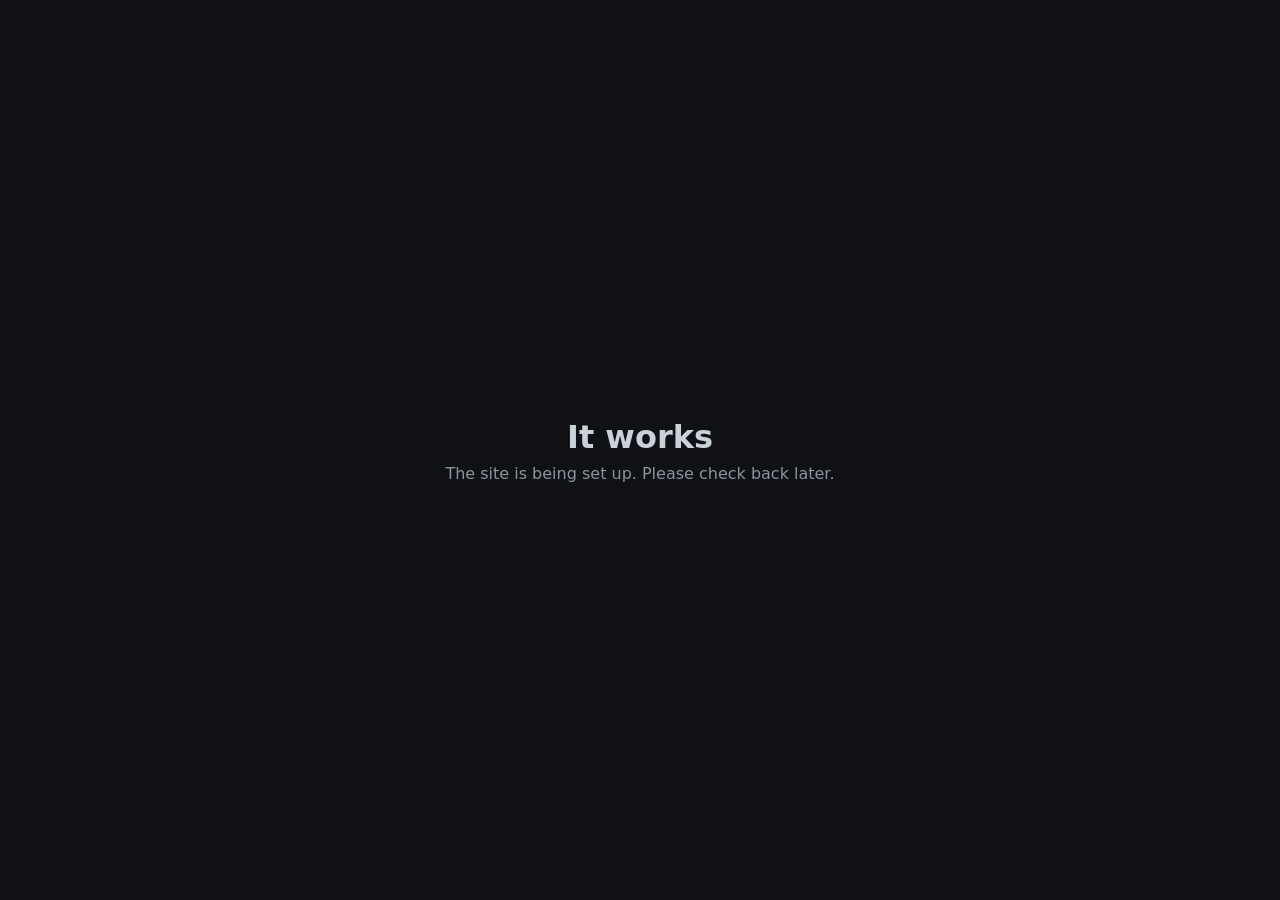
<file: sites/blank/index.html>
<!DOCTYPE html>
<html lang="en">
<head>
<meta charset="utf-8">
<meta name="viewport" content="width=device-width, initial-scale=1.0">
<title>Welcome</title>
<style>
  body{margin:0;font-family:system-ui,Segoe UI,Arial,sans-serif;background:#0f1115;color:#c9d1d9;
       display:flex;min-height:100vh;align-items:center;justify-content:center}
  .box{text-align:center;padding:2rem}
  h1{font-weight:600;margin:0 0 .5rem}p{color:#8b949e;margin:0}
</style>
</head>
<body>
  <div class="box"><h1>It works</h1><p>The site is being set up. Please check back later.</p></div>
</body>
</html>
</file>
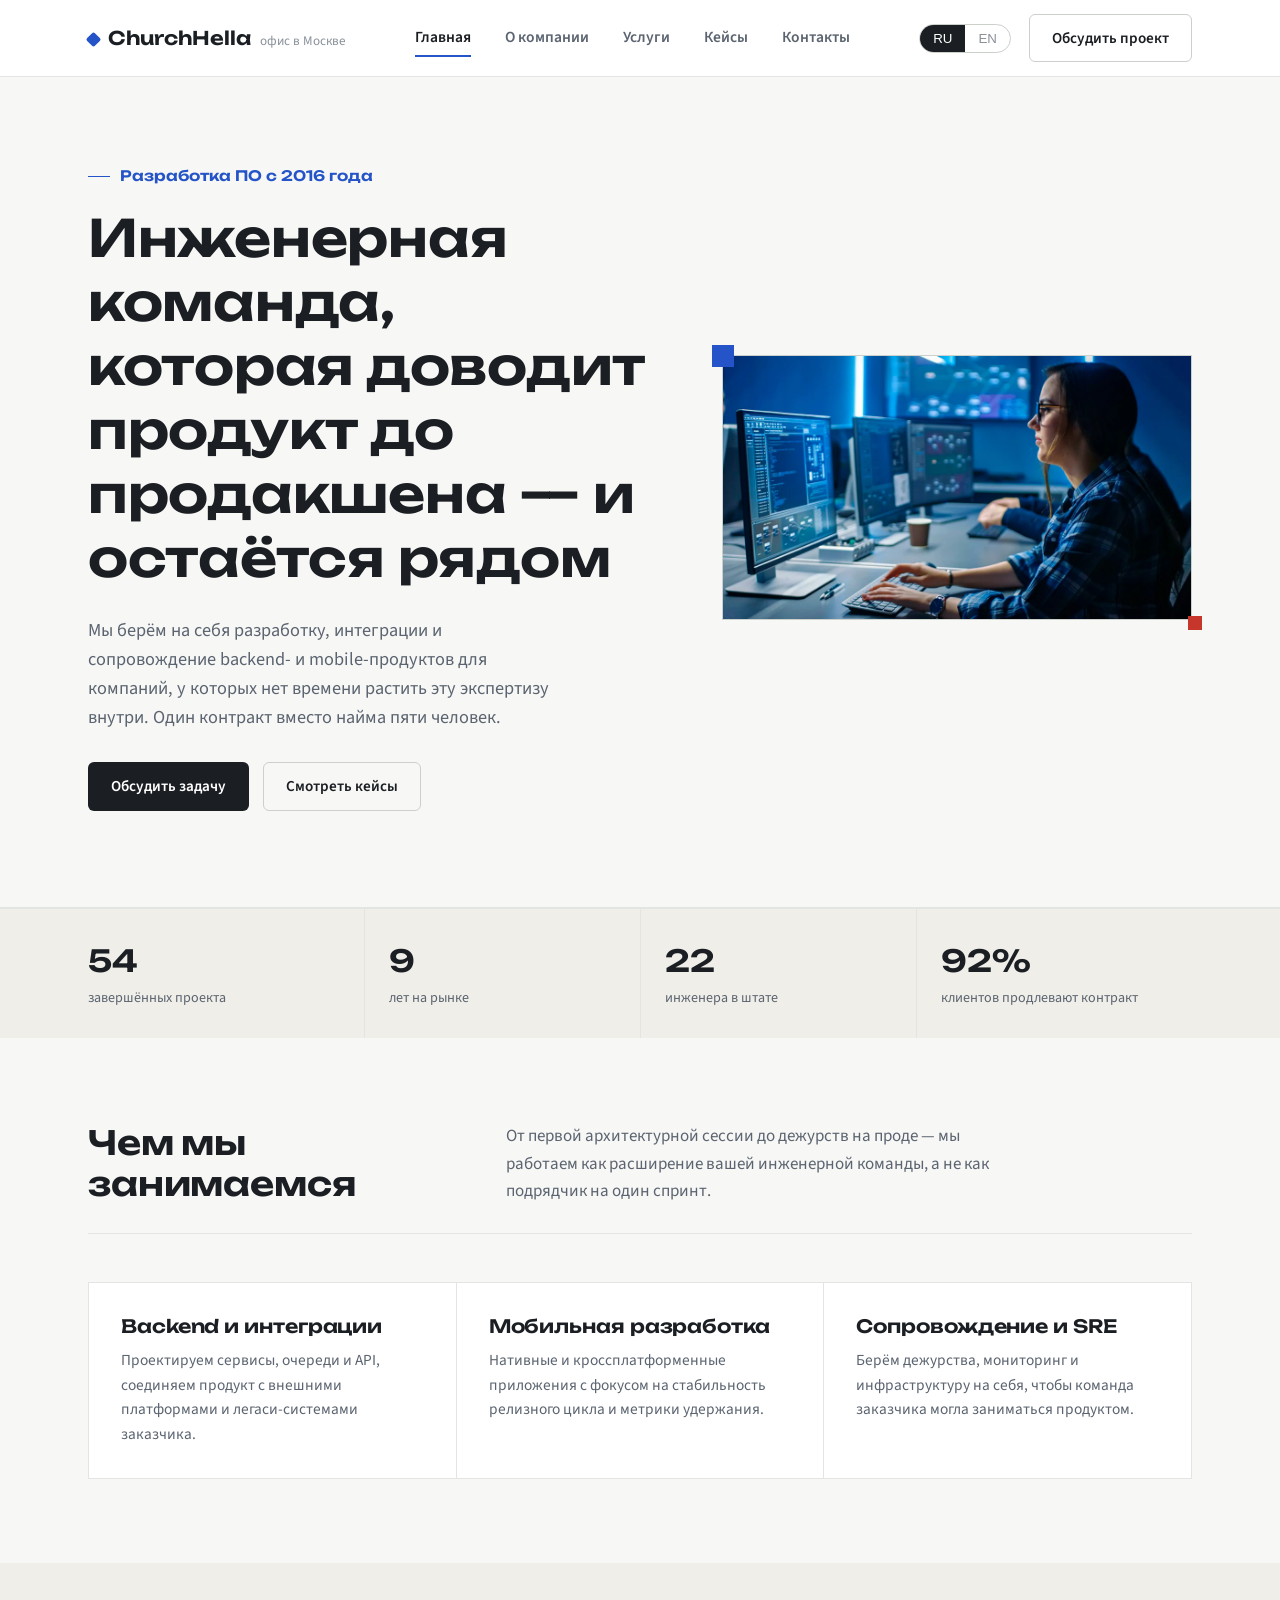
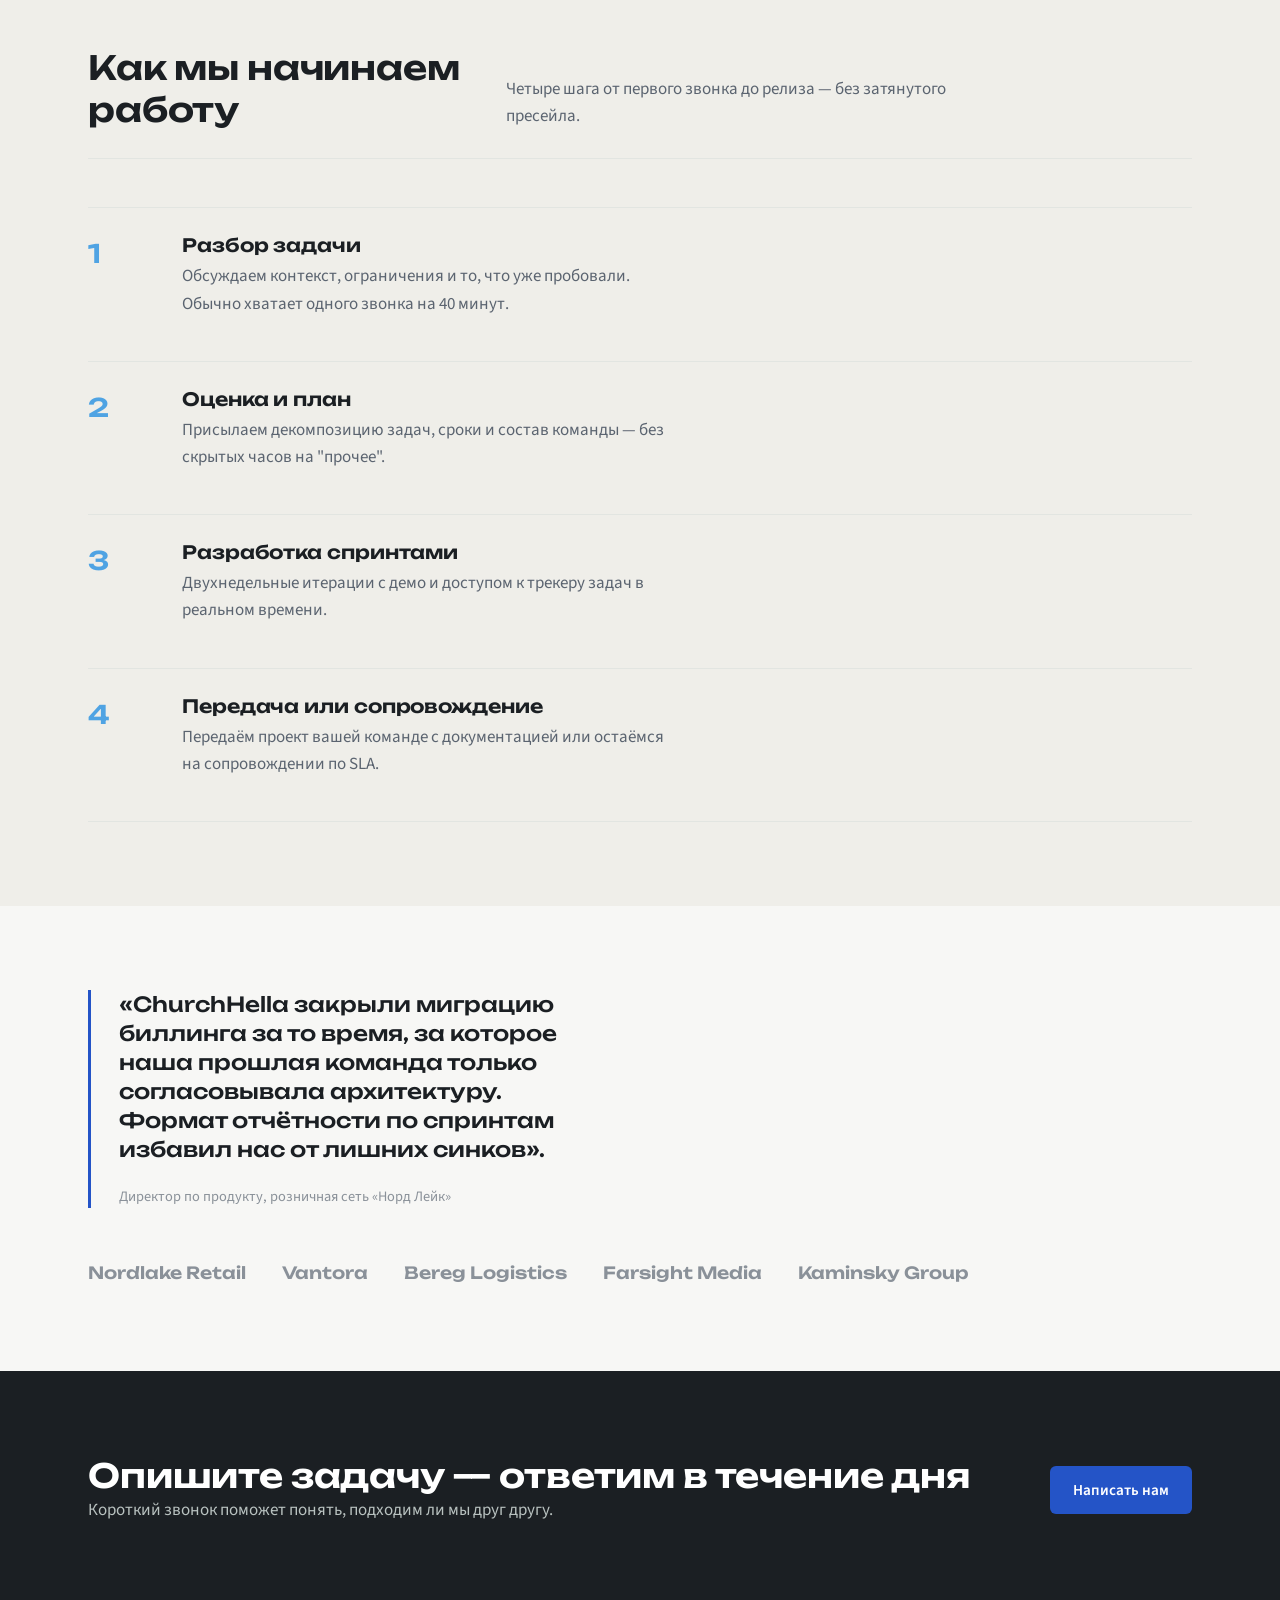
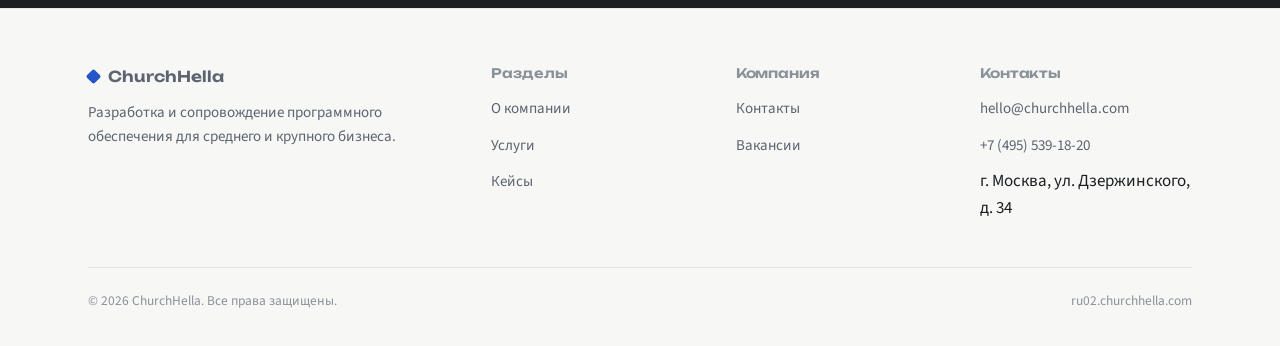
<file: sites/moscow/index.html>
<!doctype html>
<html lang="ru" data-lang="ru">
<head>
<meta charset="utf-8">
<meta name="viewport" content="width=device-width, initial-scale=1">
<title>ChurchHella — разработка и сопровождение программного обеспечения (офис в Москве)</title>
<meta name="description" content="ChurchHella — офис в Москве. Разработка ПО полного цикла: аутсорс-инжиниринг, интеграции и долгосрочное сопровождение продуктов для среднего и крупного бизнеса.">
<link rel="preconnect" href="https://fonts.googleapis.com">
<link href="https://fonts.googleapis.com/css2?family=Unbounded:wght@500;600;700&family=Source+Sans+3:wght@400;600;700&display=swap" rel="stylesheet">
<link rel="stylesheet" href="style.css">
</head>
<body>

<header class="site-header">
  <div class="container">
    <a href="index.html" class="brand">
      <span class="brand-mark" aria-hidden="true"></span>
      ChurchHella
      <span class="brand-sub ru">офис в Москве</span>
      <span class="brand-sub en">Yekaterinburg office</span>
    </a>
    <button class="menu-toggle" aria-label="Открыть меню" aria-expanded="false">
      <span></span><span></span><span></span>
    </button>
    <nav class="primary-nav">
      <a href="index.html" aria-current="page"><span class="ru">Главная</span><span class="en">Home</span></a>
      <a href="about.html"><span class="ru">О компании</span><span class="en">About</span></a>
      <a href="services.html"><span class="ru">Услуги</span><span class="en">Services</span></a>
      <a href="cases.html"><span class="ru">Кейсы</span><span class="en">Case studies</span></a>
      <a href="contact.html"><span class="ru">Контакты</span><span class="en">Contact</span></a>
    </nav>
    <div class="nav-right">
      <div class="lang-switch">
        <button data-lang-btn="ru">RU</button>
        <button data-lang-btn="en">EN</button>
      </div>
      <a href="contact.html" class="btn btn-ghost"><span class="ru">Обсудить проект</span><span class="en">Start a project</span></a>
    </div>
  </div>
</header>

<section class="hero">
  <div class="container">
    <div class="hero-copy">
      <div class="eyebrow-line"><span class="ru">Разработка ПО с 2016 года</span><span class="en">Software engineering since 2016</span></div>
      <h1>
        <span class="ru">Инженерная команда, которая доводит продукт до продакшена — и остаётся рядом</span>
        <span class="en">An engineering team that ships to production — and stays</span>
      </h1>
      <p class="lede">
        <span class="ru">Мы берём на себя разработку, интеграции и сопровождение backend- и mobile-продуктов для компаний, у которых нет времени растить эту экспертизу внутри. Один контракт вместо найма пяти человек.</span>
        <span class="en">We take ownership of backend and mobile delivery, integrations and long-term support for companies that don't have time to grow that expertise in-house. One contract instead of hiring five people.</span>
      </p>
      <div class="hero-actions">
        <a href="contact.html" class="btn btn-primary"><span class="ru">Обсудить задачу</span><span class="en">Talk to us</span></a>
        <a href="cases.html" class="btn btn-ghost"><span class="ru">Смотреть кейсы</span><span class="en">See case studies</span></a>
      </div>
    </div>
    <div class="hero-figure">
      <div class="hero-photo">
        <img src="assets/hero-developer.webp" alt="Разработчик ChurchHella за работой над кодом" width="1024" height="576">
      </div>
    </div>
  </div>
</section>

<div class="stat-strip">
  <div class="container">
    <div class="stat">
      <div class="stat-num">54</div>
      <div class="stat-label"><span class="ru">завершённых проекта</span><span class="en">delivered projects</span></div>
    </div>
    <div class="stat">
      <div class="stat-num">9</div>
      <div class="stat-label"><span class="ru">лет на рынке</span><span class="en">years in business</span></div>
    </div>
    <div class="stat">
      <div class="stat-num">22</div>
      <div class="stat-label"><span class="ru">инженера в штате</span><span class="en">engineers on staff</span></div>
    </div>
    <div class="stat">
      <div class="stat-num">92%</div>
      <div class="stat-label"><span class="ru">клиентов продлевают контракт</span><span class="en">clients renew their contract</span></div>
    </div>
  </div>
</div>

<section>
  <div class="container">
    <div class="section-head">
      <h2><span class="ru">Чем мы занимаемся</span><span class="en">What we do</span></h2>
      <p class="lede">
        <span class="ru">От первой архитектурной сессии до дежурств на проде — мы работаем как расширение вашей инженерной команды, а не как подрядчик на один спринт.</span>
        <span class="en">From the first architecture session to on-call duty in production — we work as an extension of your engineering team, not a contractor for a single sprint.</span>
      </p>
    </div>
    <div class="feature-grid">
      <div class="feature">
        <h3><span class="ru">Backend и интеграции</span><span class="en">Backend & integrations</span></h3>
        <p><span class="ru">Проектируем сервисы, очереди и API, соединяем продукт с внешними платформами и легаси-системами заказчика.</span><span class="en">We design services, queues and APIs, and connect the product to external platforms and the client's legacy systems.</span></p>
      </div>
      <div class="feature">
        <h3><span class="ru">Мобильная разработка</span><span class="en">Mobile development</span></h3>
        <p><span class="ru">Нативные и кроссплатформенные приложения с фокусом на стабильность релизного цикла и метрики удержания.</span><span class="en">Native and cross-platform apps, with a focus on release stability and retention metrics.</span></p>
      </div>
      <div class="feature">
        <h3><span class="ru">Сопровождение и SRE</span><span class="en">Support & SRE</span></h3>
        <p><span class="ru">Берём дежурства, мониторинг и инфраструктуру на себя, чтобы команда заказчика могла заниматься продуктом.</span><span class="en">We take on-call duty, monitoring and infrastructure so the client's team can focus on the product.</span></p>
      </div>
    </div>
  </div>
</section>

<section class="alt">
  <div class="container">
    <div class="section-head">
      <h2><span class="ru">Как мы начинаем работу</span><span class="en">How we start working together</span></h2>
      <p class="lede">
        <span class="ru">Четыре шага от первого звонка до релиза — без затянутого пресейла.</span>
        <span class="en">Four steps from the first call to release — no drawn-out pre-sales process.</span>
      </p>
    </div>
    <div class="process">
      <div class="process-step">
        <div class="num">1</div>
        <div>
          <h3><span class="ru">Разбор задачи</span><span class="en">Scoping call</span></h3>
          <p><span class="ru">Обсуждаем контекст, ограничения и то, что уже пробовали. Обычно хватает одного звонка на 40 минут.</span><span class="en">We discuss context, constraints and what's already been tried. Usually one 40-minute call is enough.</span></p>
        </div>
      </div>
      <div class="process-step">
        <div class="num">2</div>
        <div>
          <h3><span class="ru">Оценка и план</span><span class="en">Estimate & plan</span></h3>
          <p><span class="ru">Присылаем декомпозицию задач, сроки и состав команды — без скрытых часов на "прочее".</span><span class="en">We send a task breakdown, timeline and team composition — no hidden hours for "miscellaneous".</span></p>
        </div>
      </div>
      <div class="process-step">
        <div class="num">3</div>
        <div>
          <h3><span class="ru">Разработка спринтами</span><span class="en">Sprint-based delivery</span></h3>
          <p><span class="ru">Двухнедельные итерации с демо и доступом к трекеру задач в реальном времени.</span><span class="en">Two-week iterations with demos and real-time access to the task tracker.</span></p>
        </div>
      </div>
      <div class="process-step">
        <div class="num">4</div>
        <div>
          <h3><span class="ru">Передача или сопровождение</span><span class="en">Handover or ongoing support</span></h3>
          <p><span class="ru">Передаём проект вашей команде с документацией или остаёмся на сопровождении по SLA.</span><span class="en">We hand the project to your team with documentation, or stay on for SLA-based support.</span></p>
        </div>
      </div>
    </div>
  </div>
</section>

<section>
  <div class="container">
    <div class="quote-block">
      <p><span class="ru">«ChurchHella закрыли миграцию биллинга за то время, за которое наша прошлая команда только согласовывала архитектуру. Формат отчётности по спринтам избавил нас от лишних синков».</span><span class="en">"ChurchHella finished the billing migration in the time our previous team spent just agreeing on the architecture. Their sprint reporting format saved us from unnecessary syncs."</span></p>
      <div class="quote-attr"><span class="ru">Директор по продукту, розничная сеть «Норд Лейк»</span><span class="en">Head of Product, Nordlake Retail</span></div>
    </div>
    <div class="client-strip" style="margin-top:44px;">
      <span>Nordlake Retail</span>
      <span>Vantora</span>
      <span>Bereg Logistics</span>
      <span>Farsight Media</span>
      <span>Kaminsky Group</span>
    </div>
  </div>
</section>

<div class="cta-band">
  <section>
    <div class="container">
      <div>
        <h2><span class="ru">Опишите задачу — ответим в течение дня</span><span class="en">Describe the task — we'll reply within a day</span></h2>
        <p><span class="ru">Короткий звонок поможет понять, подходим ли мы друг другу.</span><span class="en">A short call helps us see if we're a good fit.</span></p>
      </div>
      <a href="contact.html" class="btn btn-primary"><span class="ru">Написать нам</span><span class="en">Get in touch</span></a>
    </div>
  </section>
</div>

<footer class="site-footer">
  <div class="container">
    <div class="footer-grid">
      <div>
        <a href="index.html" class="brand" style="margin-bottom:12px;">
          <span class="brand-mark" aria-hidden="true"></span> ChurchHella
        </a>
        <p><span class="ru">Разработка и сопровождение программного обеспечения для среднего и крупного бизнеса.</span><span class="en">Software development and support for mid-size and large businesses.</span></p>
      </div>
      <div>
        <h4><span class="ru">Разделы</span><span class="en">Sections</span></h4>
        <ul>
          <li><a href="about.html"><span class="ru">О компании</span><span class="en">About</span></a></li>
          <li><a href="services.html"><span class="ru">Услуги</span><span class="en">Services</span></a></li>
          <li><a href="cases.html"><span class="ru">Кейсы</span><span class="en">Case studies</span></a></li>
        </ul>
      </div>
      <div>
        <h4><span class="ru">Компания</span><span class="en">Company</span></h4>
        <ul>
          <li><a href="contact.html"><span class="ru">Контакты</span><span class="en">Contact</span></a></li>
          <li><a href="contact.html#careers"><span class="ru">Вакансии</span><span class="en">Careers</span></a></li>
        </ul>
      </div>
      <div>
        <h4><span class="ru">Контакты</span><span class="en">Contact</span></h4>
        <ul>
          <li><a href="mailto:hello@churchhella.com">hello@churchhella.com</a></li>
          <li><a href="tel:+74955391820">+7 (495) 539-18-20</a></li>
          <li><span class="ru">г. Москва, ул. Дзержинского, д. 34</span><span class="en">41 Sovetskaya St., Yekaterinburg</span></li>
        </ul>
      </div>
    </div>
    <div class="footer-bottom">
      <span>© 2026 ChurchHella. <span class="ru">Все права защищены.</span><span class="en">All rights reserved.</span></span>
      <span>ru02.churchhella.com</span>
    </div>
  </div>
</footer>

<script src="script.js"></script>
</body>
</html>
</file>
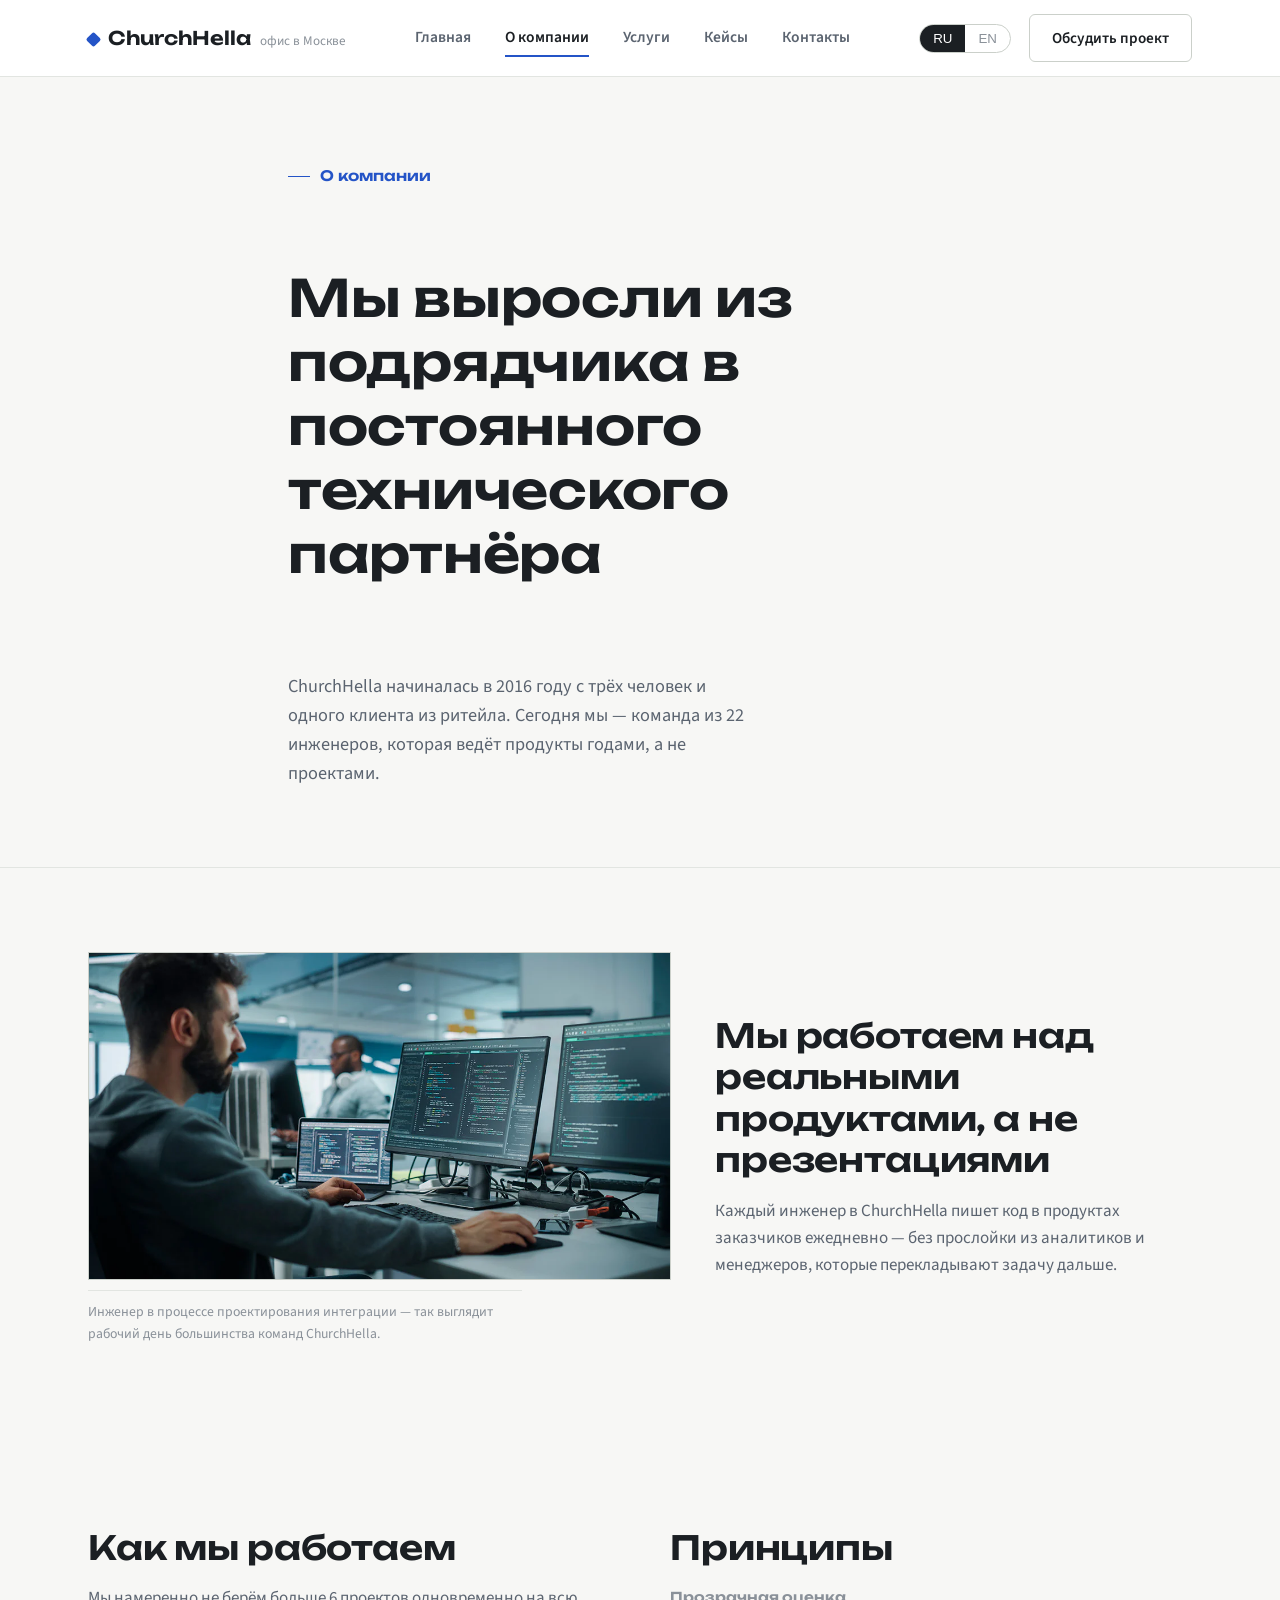
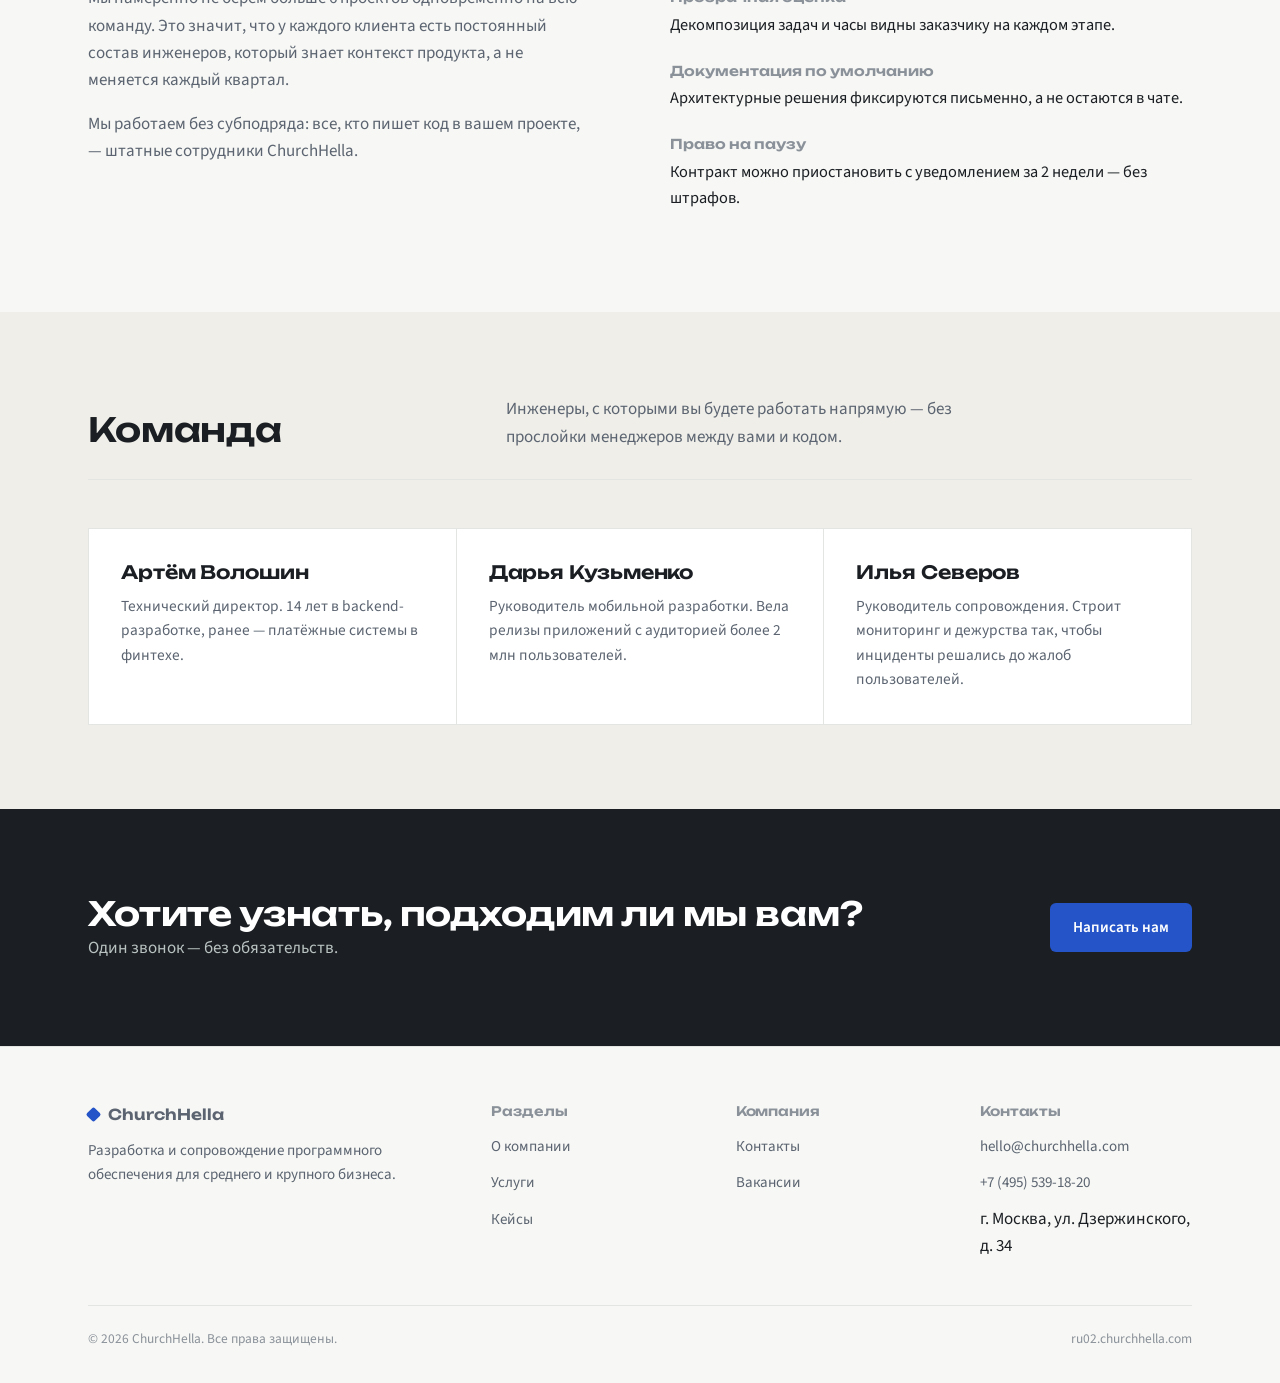
<file: sites/moscow/about.html>
<!doctype html>
<html lang="ru" data-lang="ru">
<head>
<meta charset="utf-8">
<meta name="viewport" content="width=device-width, initial-scale=1">
<title>О компании — ChurchHella</title>
<meta name="description" content="ChurchHella — инженерная команда из 22 человек, работающая с бизнесом по всей Европе с 2016 года.">
<link rel="preconnect" href="https://fonts.googleapis.com">
<link href="https://fonts.googleapis.com/css2?family=Unbounded:wght@500;600;700&family=Source+Sans+3:wght@400;600;700&display=swap" rel="stylesheet">
<link rel="stylesheet" href="style.css">
</head>
<body>

<header class="site-header">
  <div class="container">
    <a href="index.html" class="brand">
      <span class="brand-mark" aria-hidden="true"></span>
      ChurchHella
      <span class="brand-sub ru">офис в Москве</span>
      <span class="brand-sub en">Yekaterinburg office</span>
    </a>
    <button class="menu-toggle" aria-label="Открыть меню" aria-expanded="false">
      <span></span><span></span><span></span>
    </button>
    <nav class="primary-nav">
      <a href="index.html"><span class="ru">Главная</span><span class="en">Home</span></a>
      <a href="about.html" aria-current="page"><span class="ru">О компании</span><span class="en">About</span></a>
      <a href="services.html"><span class="ru">Услуги</span><span class="en">Services</span></a>
      <a href="cases.html"><span class="ru">Кейсы</span><span class="en">Case studies</span></a>
      <a href="contact.html"><span class="ru">Контакты</span><span class="en">Contact</span></a>
    </nav>
    <div class="nav-right">
      <div class="lang-switch">
        <button data-lang-btn="ru">RU</button>
        <button data-lang-btn="en">EN</button>
      </div>
      <a href="contact.html" class="btn btn-ghost"><span class="ru">Обсудить проект</span><span class="en">Start a project</span></a>
    </div>
  </div>
</header>

<section class="hero" style="padding-bottom:60px;">
  <div class="container" style="grid-template-columns:1fr; max-width:760px;">
    <div class="eyebrow-line"><span class="ru">О компании</span><span class="en">About us</span></div>
    <h1>
      <span class="ru">Мы выросли из подрядчика в постоянного технического партнёра</span>
      <span class="en">We grew from a contractor into a long-term technical partner</span>
    </h1>
    <p class="lede">
      <span class="ru">ChurchHella начиналась в 2016 году с трёх человек и одного клиента из ритейла. Сегодня мы — команда из 22 инженеров, которая ведёт продукты годами, а не проектами.</span>
      <span class="en">ChurchHella started in 2016 with three people and one retail client. Today we're a team of 22 engineers who work on products for years, not single projects.</span>
    </p>
  </div>
</section>

<section style="padding-bottom:0;">
  <div class="container">
    <div class="photo-band">
      <div>
        <img src="assets/team-at-work.webp" alt="Инженер ChurchHella работает с архитектурой интеграций" width="1024" height="576">
        <p class="cap"><span class="ru">Инженер в процессе проектирования интеграции — так выглядит рабочий день большинства команд ChurchHella.</span><span class="en">An engineer designing an integration — this is what a typical working day looks like for most ChurchHella teams.</span></p>
      </div>
      <div>
        <h2 style="margin-top:0;"><span class="ru">Мы работаем над реальными продуктами, а не презентациями</span><span class="en">We work on real products, not slide decks</span></h2>
        <p><span class="ru">Каждый инженер в ChurchHella пишет код в продуктах заказчиков ежедневно — без прослойки из аналитиков и менеджеров, которые перекладывают задачу дальше.</span><span class="en">Every ChurchHella engineer writes code in client products every day — with no layer of analysts and managers passing the task further down the chain.</span></p>
      </div>
    </div>
  </div>
</section>

<section>
  <div class="container">
    <div class="info-grid">
      <div>
        <h2><span class="ru">Как мы работаем</span><span class="en">How we work</span></h2>
        <p><span class="ru">Мы намеренно не берём больше 6 проектов одновременно на всю команду. Это значит, что у каждого клиента есть постоянный состав инженеров, который знает контекст продукта, а не меняется каждый квартал.</span><span class="en">We deliberately keep the whole team on no more than 6 projects at once. That means every client has a consistent set of engineers who know the product's context, instead of a rotating cast every quarter.</span></p>
        <p><span class="ru">Мы работаем без субподряда: все, кто пишет код в вашем проекте, — штатные сотрудники ChurchHella.</span><span class="en">We don't use subcontractors: everyone who writes code on your project is a full-time ChurchHella employee.</span></p>
      </div>
      <div>
        <h2><span class="ru">Принципы</span><span class="en">Principles</span></h2>
        <dl class="field-list">
          <dt><span class="ru">Прозрачная оценка</span><span class="en">Transparent estimates</span></dt>
          <dd><span class="ru">Декомпозиция задач и часы видны заказчику на каждом этапе.</span><span class="en">Task breakdowns and hours are visible to the client at every stage.</span></dd>
          <dt><span class="ru">Документация по умолчанию</span><span class="en">Documentation by default</span></dt>
          <dd><span class="ru">Архитектурные решения фиксируются письменно, а не остаются в чате.</span><span class="en">Architectural decisions are written down, not left in chat history.</span></dd>
          <dt><span class="ru">Право на паузу</span><span class="en">Right to pause</span></dt>
          <dd><span class="ru">Контракт можно приостановить с уведомлением за 2 недели — без штрафов.</span><span class="en">The contract can be paused with 2 weeks' notice — no penalties.</span></dd>
        </dl>
      </div>
    </div>
  </div>
</section>

<section class="alt">
  <div class="container">
    <div class="section-head">
      <h2><span class="ru">Команда</span><span class="en">Team</span></h2>
      <p class="lede"><span class="ru">Инженеры, с которыми вы будете работать напрямую — без прослойки менеджеров между вами и кодом.</span><span class="en">Engineers you'll work with directly — no layer of managers between you and the code.</span></p>
    </div>
    <div class="feature-grid">
      <div class="feature">
        <h3>Артём Волошин</h3>
        <p><span class="ru">Технический директор. 14 лет в backend-разработке, ранее — платёжные системы в финтехе.</span><span class="en">CTO. 14 years in backend engineering, previously payment systems in fintech.</span></p>
      </div>
      <div class="feature">
        <h3>Дарья Кузьменко</h3>
        <p><span class="ru">Руководитель мобильной разработки. Вела релизы приложений с аудиторией более 2 млн пользователей.</span><span class="en">Head of Mobile. Led releases for apps with an audience of over 2 million users.</span></p>
      </div>
      <div class="feature">
        <h3>Илья Северов</h3>
        <p><span class="ru">Руководитель сопровождения. Строит мониторинг и дежурства так, чтобы инциденты решались до жалоб пользователей.</span><span class="en">Head of Support. Builds monitoring and on-call processes so incidents get resolved before users notice.</span></p>
      </div>
    </div>
  </div>
</section>

<div class="cta-band">
  <section>
    <div class="container">
      <div>
        <h2><span class="ru">Хотите узнать, подходим ли мы вам?</span><span class="en">Want to find out if we're a fit?</span></h2>
        <p><span class="ru">Один звонок — без обязательств.</span><span class="en">One call — no obligations.</span></p>
      </div>
      <a href="contact.html" class="btn btn-primary"><span class="ru">Написать нам</span><span class="en">Get in touch</span></a>
    </div>
  </section>
</div>

<footer class="site-footer">
  <div class="container">
    <div class="footer-grid">
      <div>
        <a href="index.html" class="brand" style="margin-bottom:12px;">
          <span class="brand-mark" aria-hidden="true"></span> ChurchHella
        </a>
        <p><span class="ru">Разработка и сопровождение программного обеспечения для среднего и крупного бизнеса.</span><span class="en">Software development and support for mid-size and large businesses.</span></p>
      </div>
      <div>
        <h4><span class="ru">Разделы</span><span class="en">Sections</span></h4>
        <ul>
          <li><a href="about.html"><span class="ru">О компании</span><span class="en">About</span></a></li>
          <li><a href="services.html"><span class="ru">Услуги</span><span class="en">Services</span></a></li>
          <li><a href="cases.html"><span class="ru">Кейсы</span><span class="en">Case studies</span></a></li>
        </ul>
      </div>
      <div>
        <h4><span class="ru">Компания</span><span class="en">Company</span></h4>
        <ul>
          <li><a href="contact.html"><span class="ru">Контакты</span><span class="en">Contact</span></a></li>
          <li><a href="contact.html#careers"><span class="ru">Вакансии</span><span class="en">Careers</span></a></li>
        </ul>
      </div>
      <div>
        <h4><span class="ru">Контакты</span><span class="en">Contact</span></h4>
        <ul>
          <li><a href="mailto:hello@churchhella.com">hello@churchhella.com</a></li>
          <li><a href="tel:+74955391820">+7 (495) 539-18-20</a></li>
          <li><span class="ru">г. Москва, ул. Дзержинского, д. 34</span><span class="en">41 Sovetskaya St., Yekaterinburg</span></li>
        </ul>
      </div>
    </div>
    <div class="footer-bottom">
      <span>© 2026 ChurchHella. <span class="ru">Все права защищены.</span><span class="en">All rights reserved.</span></span>
      <span>ru02.churchhella.com</span>
    </div>
  </div>
</footer>

<script src="script.js"></script>
</body>
</html>
</file>
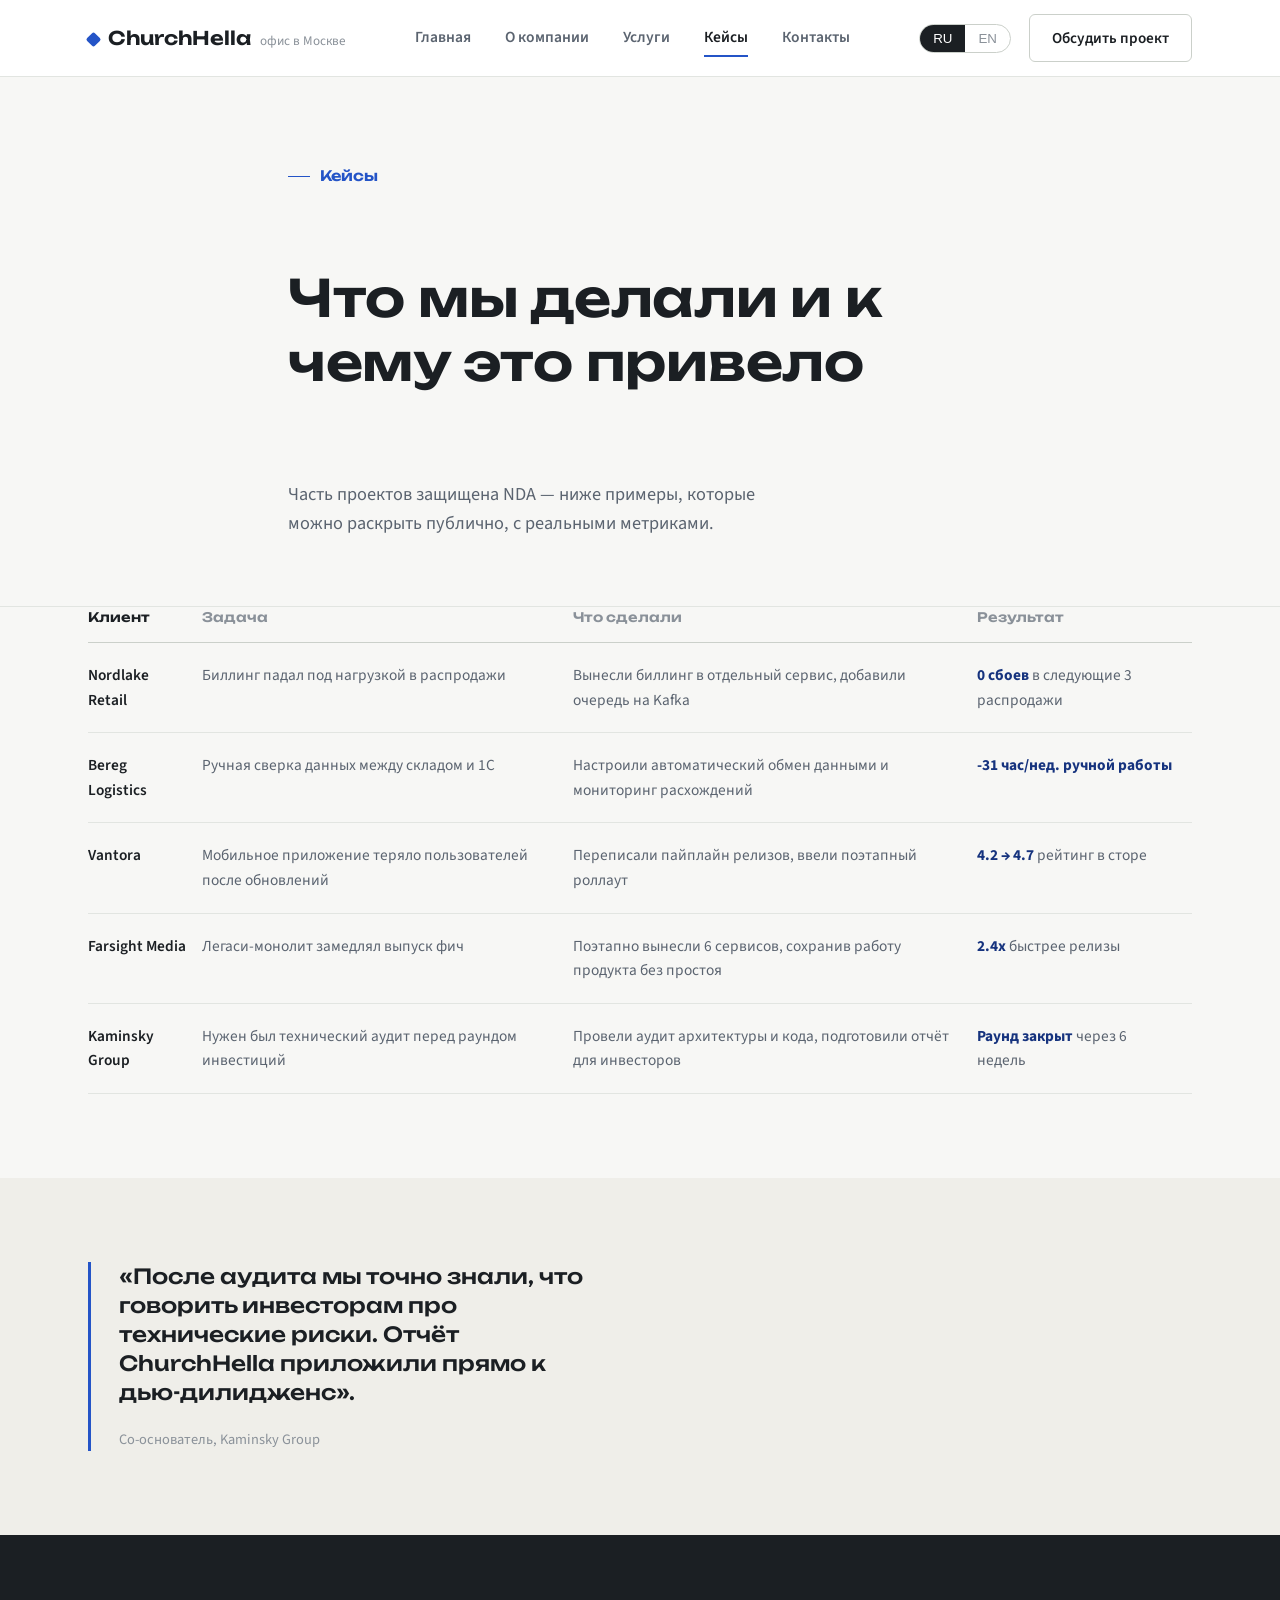
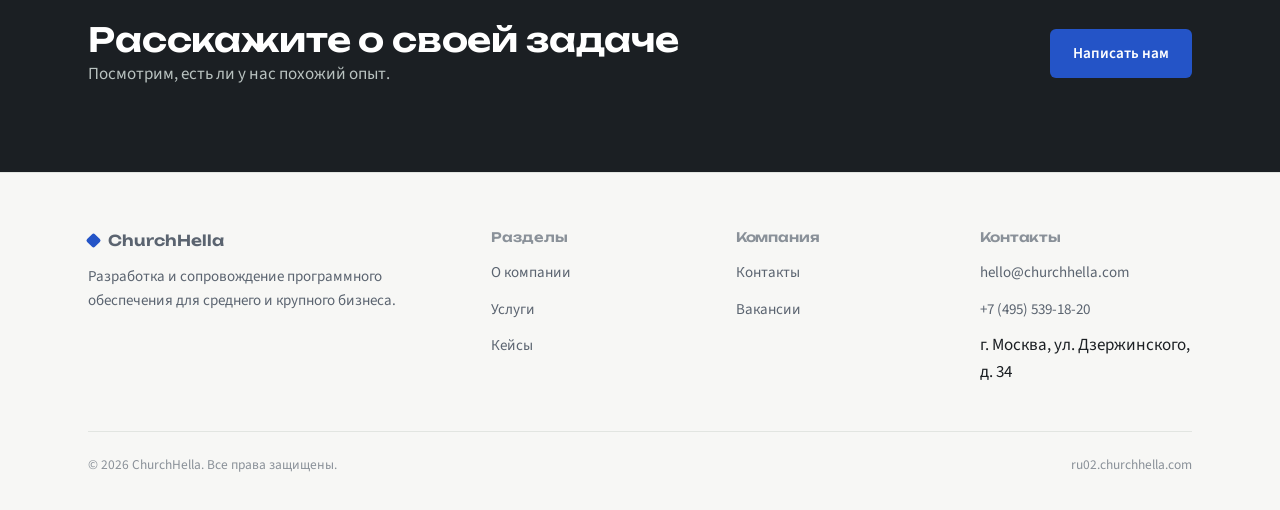
<file: sites/moscow/cases.html>
<!doctype html>
<html lang="ru" data-lang="ru">
<head>
<meta charset="utf-8">
<meta name="viewport" content="width=device-width, initial-scale=1">
<title>Кейсы — ChurchHella</title>
<meta name="description" content="Примеры проектов ChurchHella: миграции, интеграции и мобильная разработка для розницы, логистики и медиа.">
<link rel="preconnect" href="https://fonts.googleapis.com">
<link href="https://fonts.googleapis.com/css2?family=Unbounded:wght@500;600;700&family=Source+Sans+3:wght@400;600;700&display=swap" rel="stylesheet">
<link rel="stylesheet" href="style.css">
</head>
<body>

<header class="site-header">
  <div class="container">
    <a href="index.html" class="brand">
      <span class="brand-mark" aria-hidden="true"></span>
      ChurchHella
      <span class="brand-sub ru">офис в Москве</span>
      <span class="brand-sub en">Yekaterinburg office</span>
    </a>
    <button class="menu-toggle" aria-label="Открыть меню" aria-expanded="false">
      <span></span><span></span><span></span>
    </button>
    <nav class="primary-nav">
      <a href="index.html"><span class="ru">Главная</span><span class="en">Home</span></a>
      <a href="about.html"><span class="ru">О компании</span><span class="en">About</span></a>
      <a href="services.html"><span class="ru">Услуги</span><span class="en">Services</span></a>
      <a href="cases.html" aria-current="page"><span class="ru">Кейсы</span><span class="en">Case studies</span></a>
      <a href="contact.html"><span class="ru">Контакты</span><span class="en">Contact</span></a>
    </nav>
    <div class="nav-right">
      <div class="lang-switch">
        <button data-lang-btn="ru">RU</button>
        <button data-lang-btn="en">EN</button>
      </div>
      <a href="contact.html" class="btn btn-ghost"><span class="ru">Обсудить проект</span><span class="en">Start a project</span></a>
    </div>
  </div>
</header>

<section class="hero" style="padding-bottom:50px;">
  <div class="container" style="grid-template-columns:1fr; max-width:760px;">
    <div class="eyebrow-line"><span class="ru">Кейсы</span><span class="en">Case studies</span></div>
    <h1>
      <span class="ru">Что мы делали и к чему это привело</span>
      <span class="en">What we did and what it led to</span>
    </h1>
    <p class="lede">
      <span class="ru">Часть проектов защищена NDA — ниже примеры, которые можно раскрыть публично, с реальными метриками.</span>
      <span class="en">Some projects are under NDA — below are examples we can share publicly, with real metrics.</span>
    </p>
  </div>
</section>

<section style="padding-top:0;">
  <div class="container">
    <table class="case-table">
      <thead>
        <tr>
          <th><span class="ru">Клиент</span><span class="en">Client</span></th>
          <th><span class="ru">Задача</span><span class="en">Task</span></th>
          <th><span class="ru">Что сделали</span><span class="en">What we did</span></th>
          <th><span class="ru">Результат</span><span class="en">Result</span></th>
        </tr>
      </thead>
      <tbody>
        <tr>
          <td>Nordlake Retail</td>
          <td><span class="ru">Биллинг падал под нагрузкой в распродажи</span><span class="en">Billing failed under sale-day load</span></td>
          <td><span class="ru">Вынесли биллинг в отдельный сервис, добавили очередь на Kafka</span><span class="en">Extracted billing into a separate service, added a Kafka queue</span></td>
          <td><span class="metric"><span class="ru">0 сбоев</span><span class="en">0 outages</span></span> <span class="ru">в следующие 3 распродажи</span><span class="en">over the next 3 sale events</span></td>
        </tr>
        <tr>
          <td>Bereg Logistics</td>
          <td><span class="ru">Ручная сверка данных между складом и 1С</span><span class="en">Manual reconciliation between warehouse and 1C</span></td>
          <td><span class="ru">Настроили автоматический обмен данными и мониторинг расхождений</span><span class="en">Set up automated data exchange and discrepancy monitoring</span></td>
          <td><span class="metric">-31 <span class="ru">час/нед. ручной работы</span><span class="en">hrs/week of manual work</span></span></td>
        </tr>
        <tr>
          <td>Vantora</td>
          <td><span class="ru">Мобильное приложение теряло пользователей после обновлений</span><span class="en">Mobile app lost users after updates</span></td>
          <td><span class="ru">Переписали пайплайн релизов, ввели поэтапный роллаут</span><span class="en">Rebuilt the release pipeline, introduced staged rollouts</span></td>
          <td><span class="metric">4.2 → 4.7</span> <span class="ru">рейтинг в сторе</span><span class="en">store rating</span></td>
        </tr>
        <tr>
          <td>Farsight Media</td>
          <td><span class="ru">Легаси-монолит замедлял выпуск фич</span><span class="en">Legacy monolith slowed feature delivery</span></td>
          <td><span class="ru">Поэтапно вынесли 6 сервисов, сохранив работу продукта без простоя</span><span class="en">Gradually extracted 6 services with zero product downtime</span></td>
          <td><span class="metric">2.4x</span> <span class="ru">быстрее релизы</span><span class="en">faster releases</span></td>
        </tr>
        <tr>
          <td>Kaminsky Group</td>
          <td><span class="ru">Нужен был технический аудит перед раундом инвестиций</span><span class="en">Needed a technical audit before a funding round</span></td>
          <td><span class="ru">Провели аудит архитектуры и кода, подготовили отчёт для инвесторов</span><span class="en">Audited architecture and code, prepared a report for investors</span></td>
          <td><span class="metric"><span class="ru">Раунд закрыт</span><span class="en">Round closed</span></span> <span class="ru">через 6 недель</span><span class="en">6 weeks later</span></td>
        </tr>
      </tbody>
    </table>
  </div>
</section>

<section class="alt">
  <div class="container">
    <div class="quote-block">
      <p><span class="ru">«После аудита мы точно знали, что говорить инвесторам про технические риски. Отчёт ChurchHella приложили прямо к дью-дилидженс».</span><span class="en">"After the audit, we knew exactly what to tell investors about technical risk. We attached ChurchHella's report directly to the due diligence package."</span></p>
      <div class="quote-attr"><span class="ru">Со-основатель, Kaminsky Group</span><span class="en">Co-founder, Kaminsky Group</span></div>
    </div>
  </div>
</section>

<div class="cta-band">
  <section>
    <div class="container">
      <div>
        <h2><span class="ru">Расскажите о своей задаче</span><span class="en">Tell us about your task</span></h2>
        <p><span class="ru">Посмотрим, есть ли у нас похожий опыт.</span><span class="en">We'll see if we've got relevant experience.</span></p>
      </div>
      <a href="contact.html" class="btn btn-primary"><span class="ru">Написать нам</span><span class="en">Get in touch</span></a>
    </div>
  </section>
</div>

<footer class="site-footer">
  <div class="container">
    <div class="footer-grid">
      <div>
        <a href="index.html" class="brand" style="margin-bottom:12px;">
          <span class="brand-mark" aria-hidden="true"></span> ChurchHella
        </a>
        <p><span class="ru">Разработка и сопровождение программного обеспечения для среднего и крупного бизнеса.</span><span class="en">Software development and support for mid-size and large businesses.</span></p>
      </div>
      <div>
        <h4><span class="ru">Разделы</span><span class="en">Sections</span></h4>
        <ul>
          <li><a href="about.html"><span class="ru">О компании</span><span class="en">About</span></a></li>
          <li><a href="services.html"><span class="ru">Услуги</span><span class="en">Services</span></a></li>
          <li><a href="cases.html"><span class="ru">Кейсы</span><span class="en">Case studies</span></a></li>
        </ul>
      </div>
      <div>
        <h4><span class="ru">Компания</span><span class="en">Company</span></h4>
        <ul>
          <li><a href="contact.html"><span class="ru">Контакты</span><span class="en">Contact</span></a></li>
          <li><a href="contact.html#careers"><span class="ru">Вакансии</span><span class="en">Careers</span></a></li>
        </ul>
      </div>
      <div>
        <h4><span class="ru">Контакты</span><span class="en">Contact</span></h4>
        <ul>
          <li><a href="mailto:hello@churchhella.com">hello@churchhella.com</a></li>
          <li><a href="tel:+74955391820">+7 (495) 539-18-20</a></li>
          <li><span class="ru">г. Москва, ул. Дзержинского, д. 34</span><span class="en">41 Sovetskaya St., Yekaterinburg</span></li>
        </ul>
      </div>
    </div>
    <div class="footer-bottom">
      <span>© 2026 ChurchHella. <span class="ru">Все права защищены.</span><span class="en">All rights reserved.</span></span>
      <span>ru02.churchhella.com</span>
    </div>
  </div>
</footer>

<script src="script.js"></script>
</body>
</html>
</file>
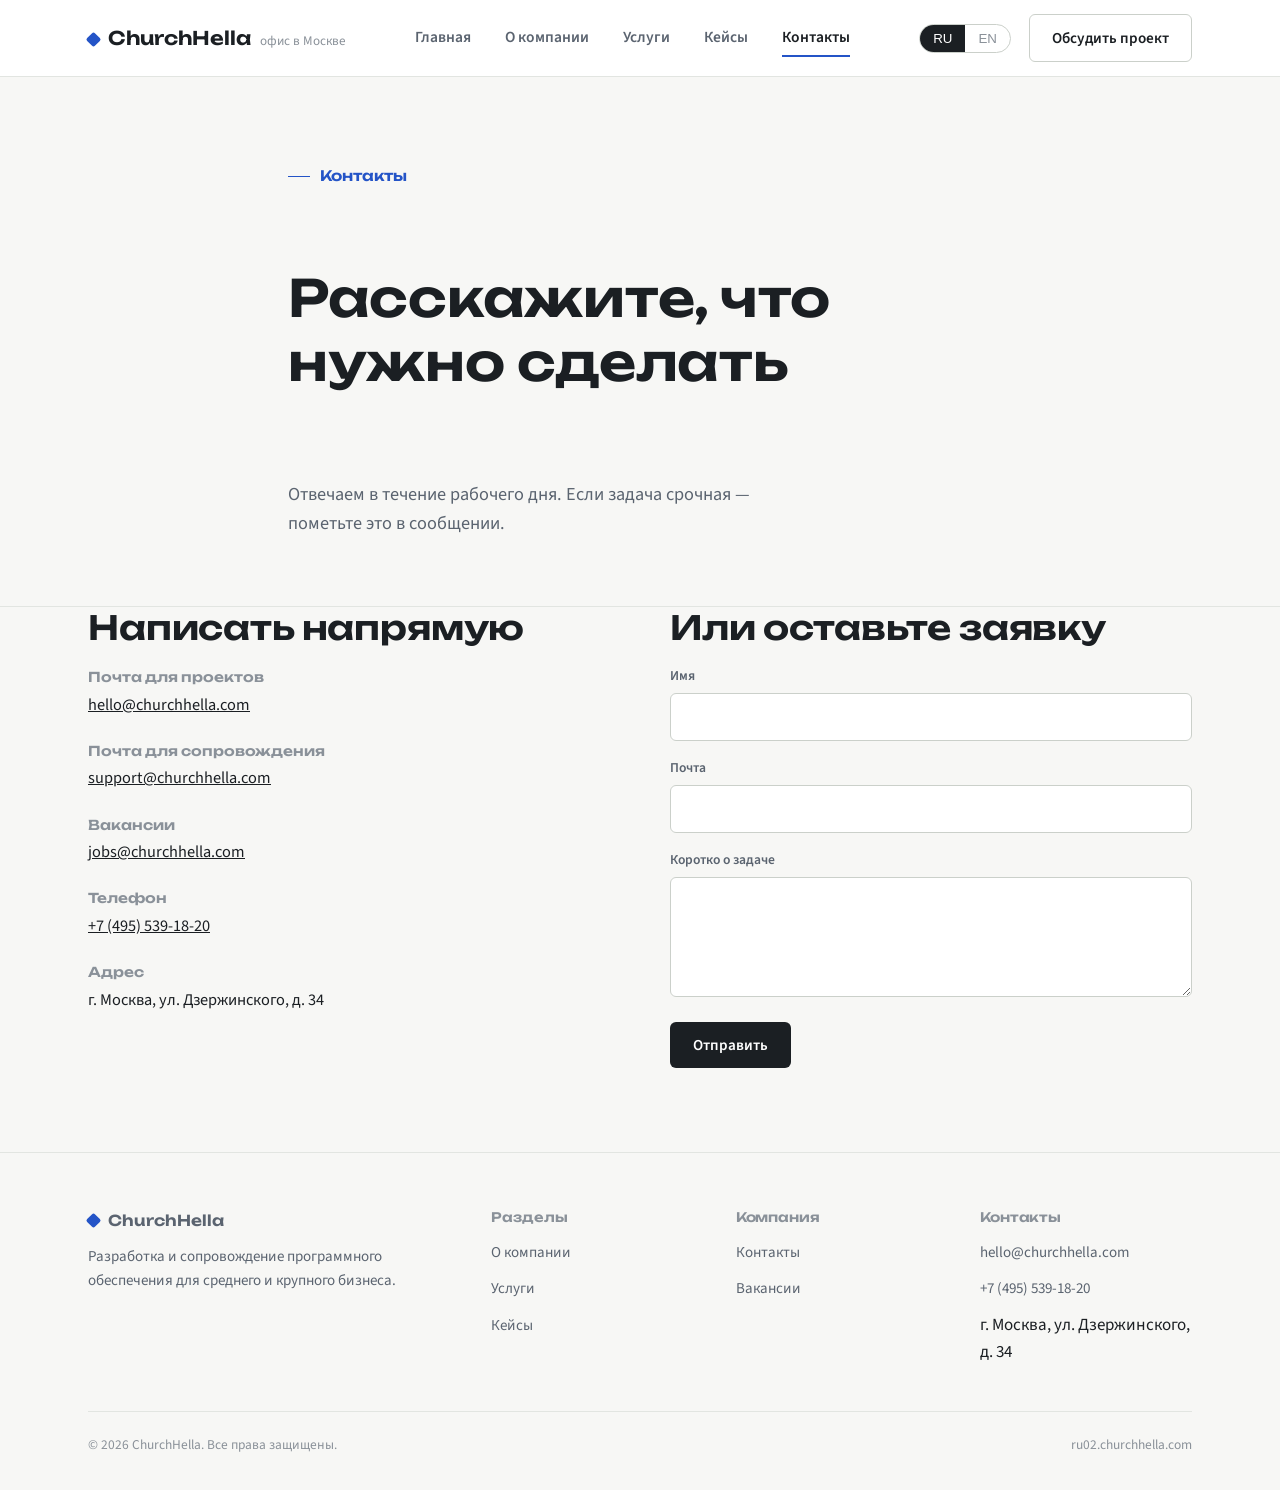
<file: sites/moscow/contact.html>
<!doctype html>
<html lang="ru" data-lang="ru">
<head>
<meta charset="utf-8">
<meta name="viewport" content="width=device-width, initial-scale=1">
<title>Контакты — ChurchHella</title>
<meta name="description" content="Свяжитесь с ChurchHella: обсудить проект, задать вопрос по сопровождению или узнать про вакансии.">
<link rel="preconnect" href="https://fonts.googleapis.com">
<link href="https://fonts.googleapis.com/css2?family=Unbounded:wght@500;600;700&family=Source+Sans+3:wght@400;600;700&display=swap" rel="stylesheet">
<link rel="stylesheet" href="style.css">
</head>
<body>

<header class="site-header">
  <div class="container">
    <a href="index.html" class="brand">
      <span class="brand-mark" aria-hidden="true"></span>
      ChurchHella
      <span class="brand-sub ru">офис в Москве</span>
      <span class="brand-sub en">Yekaterinburg office</span>
    </a>
    <button class="menu-toggle" aria-label="Открыть меню" aria-expanded="false">
      <span></span><span></span><span></span>
    </button>
    <nav class="primary-nav">
      <a href="index.html"><span class="ru">Главная</span><span class="en">Home</span></a>
      <a href="about.html"><span class="ru">О компании</span><span class="en">About</span></a>
      <a href="services.html"><span class="ru">Услуги</span><span class="en">Services</span></a>
      <a href="cases.html"><span class="ru">Кейсы</span><span class="en">Case studies</span></a>
      <a href="contact.html" aria-current="page"><span class="ru">Контакты</span><span class="en">Contact</span></a>
    </nav>
    <div class="nav-right">
      <div class="lang-switch">
        <button data-lang-btn="ru">RU</button>
        <button data-lang-btn="en">EN</button>
      </div>
      <a href="contact.html" class="btn btn-ghost"><span class="ru">Обсудить проект</span><span class="en">Start a project</span></a>
    </div>
  </div>
</header>

<section class="hero" style="padding-bottom:50px;">
  <div class="container" style="grid-template-columns:1fr; max-width:760px;">
    <div class="eyebrow-line"><span class="ru">Контакты</span><span class="en">Contact</span></div>
    <h1>
      <span class="ru">Расскажите, что нужно сделать</span>
      <span class="en">Tell us what needs to get done</span>
    </h1>
    <p class="lede">
      <span class="ru">Отвечаем в течение рабочего дня. Если задача срочная — пометьте это в сообщении.</span>
      <span class="en">We reply within one business day. If the task is urgent, mention it in your message.</span>
    </p>
  </div>
</section>

<section style="padding-top:0;">
  <div class="container">
    <div class="info-grid">
      <div>
        <h2><span class="ru">Написать напрямую</span><span class="en">Reach out directly</span></h2>
        <dl class="field-list">
          <dt><span class="ru">Почта для проектов</span><span class="en">Project inquiries</span></dt>
          <dd><a href="mailto:hello@churchhella.com">hello@churchhella.com</a></dd>
          <dt><span class="ru">Почта для сопровождения</span><span class="en">Support inquiries</span></dt>
          <dd><a href="mailto:support@churchhella.com">support@churchhella.com</a></dd>
          <dt id="careers"><span class="ru">Вакансии</span><span class="en">Careers</span></dt>
          <dd><a href="mailto:jobs@churchhella.com">jobs@churchhella.com</a></dd>
          <dt><span class="ru">Телефон</span><span class="en">Phone</span></dt>
          <dd><a href="tel:+74955391820">+7 (495) 539-18-20</a></dd>
          <dt><span class="ru">Адрес</span><span class="en">Address</span></dt>
          <dd><span class="ru">г. Москва, ул. Дзержинского, д. 34</span><span class="en">41 Sovetskaya St., Yekaterinburg, Russia</span></dd>
        </dl>
      </div>
      <div>
        <h2><span class="ru">Или оставьте заявку</span><span class="en">Or send a request</span></h2>
        <form class="contact-form" onsubmit="event.preventDefault(); this.reset(); document.getElementById('form-note').style.display='block';">
          <div>
            <label for="name"><span class="ru">Имя</span><span class="en">Name</span></label>
            <input id="name" name="name" type="text" required>
          </div>
          <div>
            <label for="email"><span class="ru">Почта</span><span class="en">Email</span></label>
            <input id="email" name="email" type="email" required>
          </div>
          <div>
            <label for="message"><span class="ru">Коротко о задаче</span><span class="en">Briefly, about the task</span></label>
            <textarea id="message" name="message" required></textarea>
          </div>
          <button type="submit" class="btn btn-primary" style="justify-self:start;">
            <span class="ru">Отправить</span><span class="en">Send</span>
          </button>
          <p id="form-note" style="display:none; font-size:.9rem; color:var(--accent-deep);">
            <span class="ru">Спасибо, заявка получена — ответим в течение рабочего дня.</span>
            <span class="en">Thanks, we've got your request — we'll reply within a business day.</span>
          </p>
        </form>
      </div>
    </div>
  </div>
</section>

<footer class="site-footer">
  <div class="container">
    <div class="footer-grid">
      <div>
        <a href="index.html" class="brand" style="margin-bottom:12px;">
          <span class="brand-mark" aria-hidden="true"></span> ChurchHella
        </a>
        <p><span class="ru">Разработка и сопровождение программного обеспечения для среднего и крупного бизнеса.</span><span class="en">Software development and support for mid-size and large businesses.</span></p>
      </div>
      <div>
        <h4><span class="ru">Разделы</span><span class="en">Sections</span></h4>
        <ul>
          <li><a href="about.html"><span class="ru">О компании</span><span class="en">About</span></a></li>
          <li><a href="services.html"><span class="ru">Услуги</span><span class="en">Services</span></a></li>
          <li><a href="cases.html"><span class="ru">Кейсы</span><span class="en">Case studies</span></a></li>
        </ul>
      </div>
      <div>
        <h4><span class="ru">Компания</span><span class="en">Company</span></h4>
        <ul>
          <li><a href="contact.html"><span class="ru">Контакты</span><span class="en">Contact</span></a></li>
          <li><a href="contact.html#careers"><span class="ru">Вакансии</span><span class="en">Careers</span></a></li>
        </ul>
      </div>
      <div>
        <h4><span class="ru">Контакты</span><span class="en">Contact</span></h4>
        <ul>
          <li><a href="mailto:hello@churchhella.com">hello@churchhella.com</a></li>
          <li><a href="tel:+74955391820">+7 (495) 539-18-20</a></li>
          <li><span class="ru">г. Москва, ул. Дзержинского, д. 34</span><span class="en">41 Sovetskaya St., Yekaterinburg</span></li>
        </ul>
      </div>
    </div>
    <div class="footer-bottom">
      <span>© 2026 ChurchHella. <span class="ru">Все права защищены.</span><span class="en">All rights reserved.</span></span>
      <span>ru02.churchhella.com</span>
    </div>
  </div>
</footer>

<script src="script.js"></script>
</body>
</html>
</file>
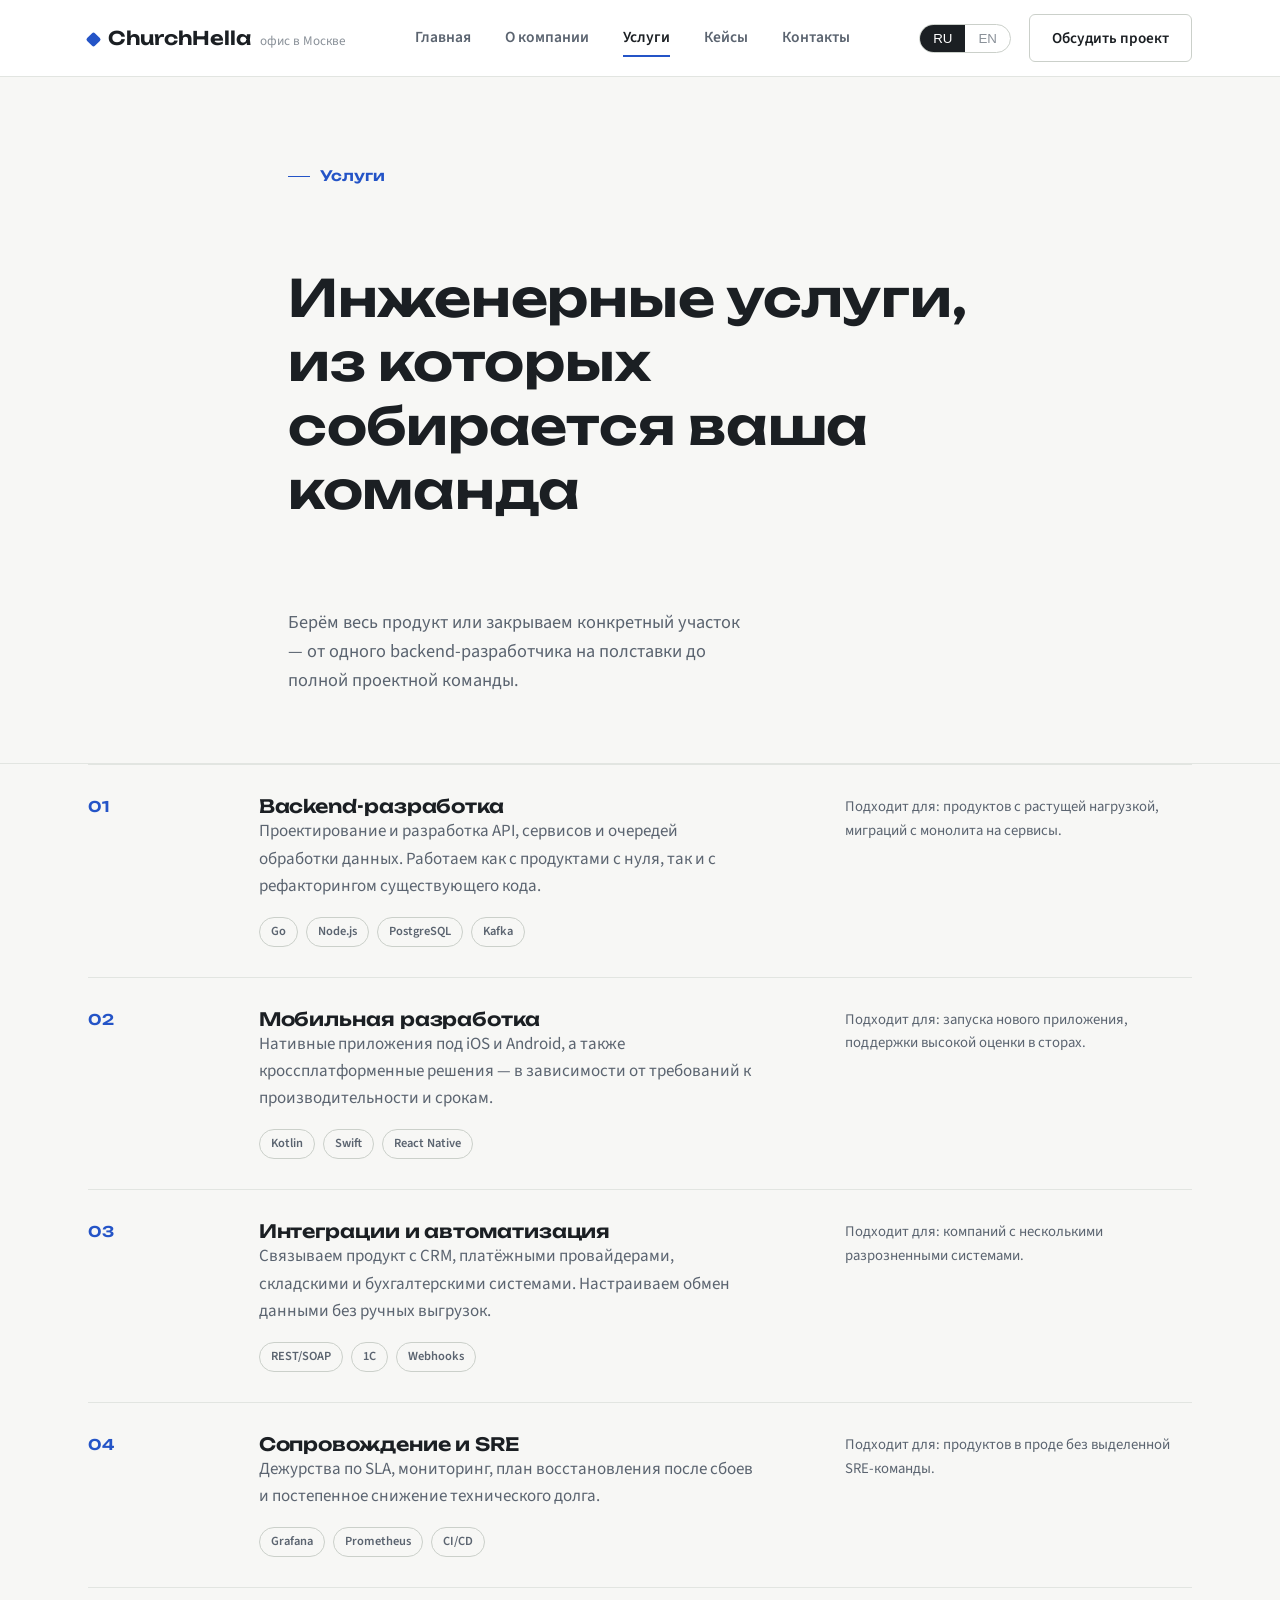
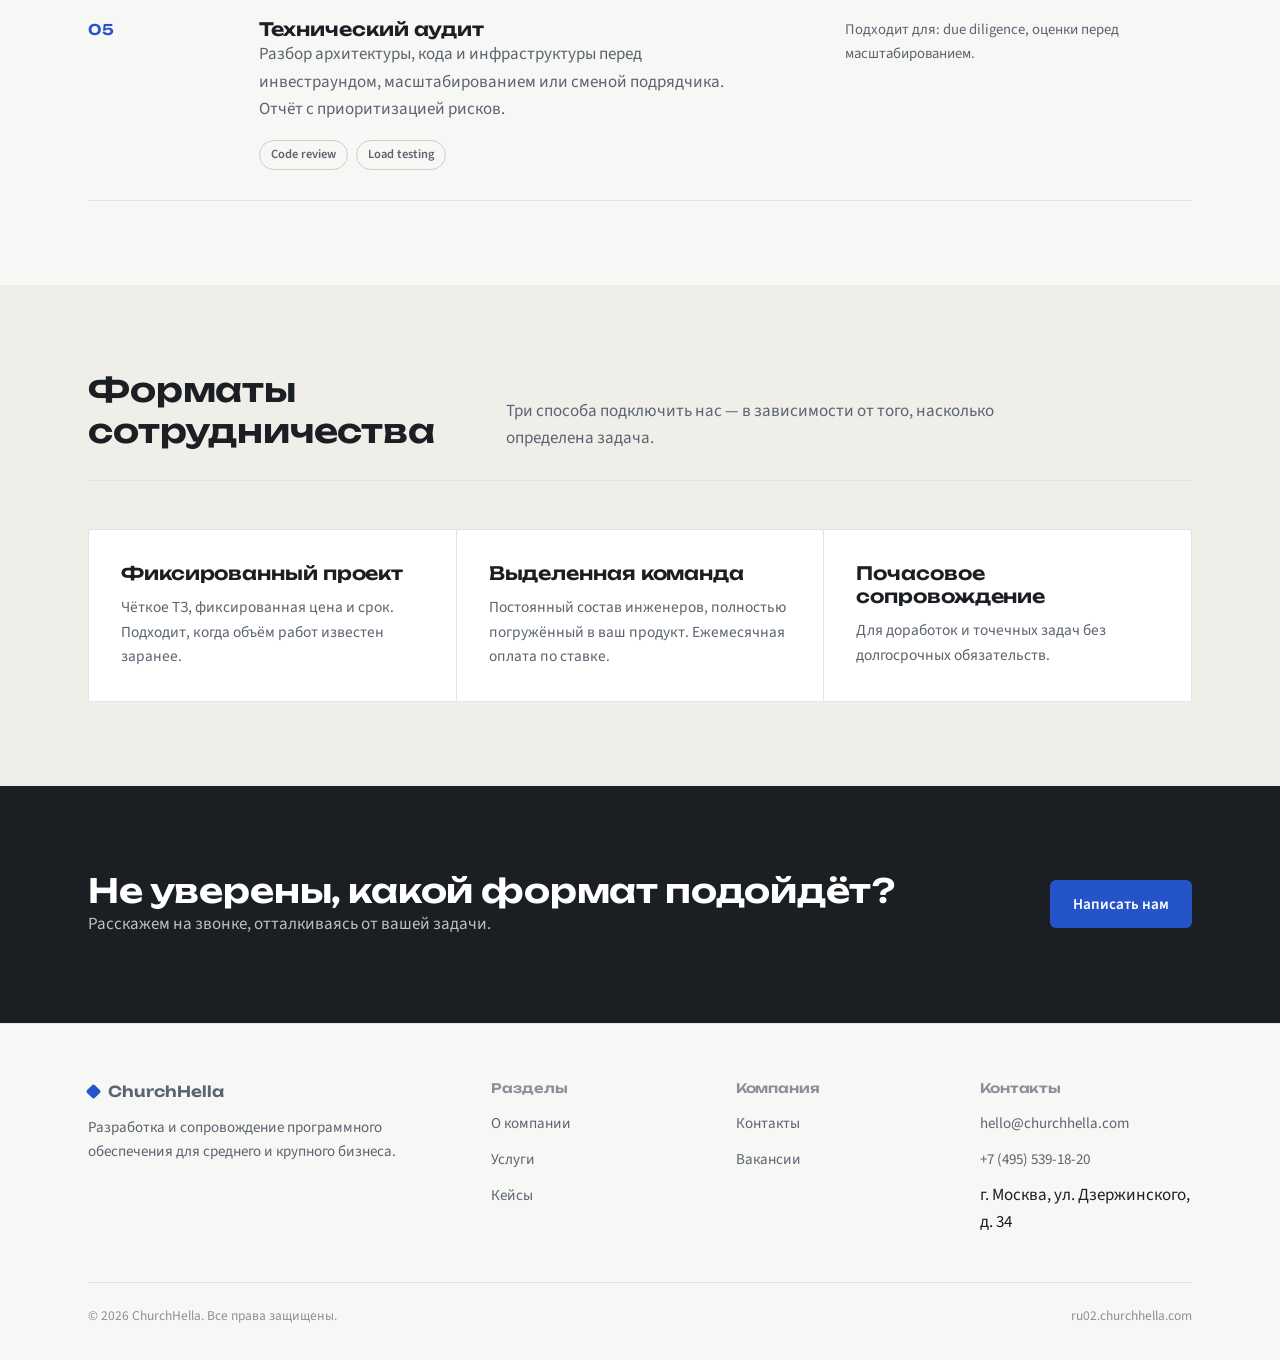
<file: sites/moscow/services.html>
<!doctype html>
<html lang="ru" data-lang="ru">
<head>
<meta charset="utf-8">
<meta name="viewport" content="width=device-width, initial-scale=1">
<title>Услуги — ChurchHella</title>
<meta name="description" content="Backend, мобильная разработка, интеграции и сопровождение: услуги ChurchHella для среднего и крупного бизнеса.">
<link rel="preconnect" href="https://fonts.googleapis.com">
<link href="https://fonts.googleapis.com/css2?family=Unbounded:wght@500;600;700&family=Source+Sans+3:wght@400;600;700&display=swap" rel="stylesheet">
<link rel="stylesheet" href="style.css">
</head>
<body>

<header class="site-header">
  <div class="container">
    <a href="index.html" class="brand">
      <span class="brand-mark" aria-hidden="true"></span>
      ChurchHella
      <span class="brand-sub ru">офис в Москве</span>
      <span class="brand-sub en">Yekaterinburg office</span>
    </a>
    <button class="menu-toggle" aria-label="Открыть меню" aria-expanded="false">
      <span></span><span></span><span></span>
    </button>
    <nav class="primary-nav">
      <a href="index.html"><span class="ru">Главная</span><span class="en">Home</span></a>
      <a href="about.html"><span class="ru">О компании</span><span class="en">About</span></a>
      <a href="services.html" aria-current="page"><span class="ru">Услуги</span><span class="en">Services</span></a>
      <a href="cases.html"><span class="ru">Кейсы</span><span class="en">Case studies</span></a>
      <a href="contact.html"><span class="ru">Контакты</span><span class="en">Contact</span></a>
    </nav>
    <div class="nav-right">
      <div class="lang-switch">
        <button data-lang-btn="ru">RU</button>
        <button data-lang-btn="en">EN</button>
      </div>
      <a href="contact.html" class="btn btn-ghost"><span class="ru">Обсудить проект</span><span class="en">Start a project</span></a>
    </div>
  </div>
</header>

<section class="hero" style="padding-bottom:50px;">
  <div class="container" style="grid-template-columns:1fr; max-width:760px;">
    <div class="eyebrow-line"><span class="ru">Услуги</span><span class="en">Services</span></div>
    <h1>
      <span class="ru">Инженерные услуги, из которых собирается ваша команда</span>
      <span class="en">Engineering services that assemble into your team</span>
    </h1>
    <p class="lede">
      <span class="ru">Берём весь продукт или закрываем конкретный участок — от одного backend-разработчика на полставки до полной проектной команды.</span>
      <span class="en">We can own the whole product or cover a specific area — from one part-time backend developer to a full project team.</span>
    </p>
  </div>
</section>

<section style="padding-top:0;">
  <div class="container">
    <div class="service-list">

      <div class="service-row">
        <div class="service-tag"><span class="ru">01</span><span class="en">01</span></div>
        <div>
          <h3><span class="ru">Backend-разработка</span><span class="en">Backend development</span></h3>
          <p><span class="ru">Проектирование и разработка API, сервисов и очередей обработки данных. Работаем как с продуктами с нуля, так и с рефакторингом существующего кода.</span><span class="en">Design and development of APIs, services and data processing queues. We work both on greenfield products and on refactoring existing code.</span></p>
          <div class="stack">
            <span class="chip">Go</span><span class="chip">Node.js</span><span class="chip">PostgreSQL</span><span class="chip">Kafka</span>
          </div>
        </div>
        <div>
          <p style="font-size:.92rem;"><span class="ru">Подходит для: продуктов с растущей нагрузкой, миграций с монолита на сервисы.</span><span class="en">Best for: products with growing load, monolith-to-services migrations.</span></p>
        </div>
      </div>

      <div class="service-row">
        <div class="service-tag"><span class="ru">02</span><span class="en">02</span></div>
        <div>
          <h3><span class="ru">Мобильная разработка</span><span class="en">Mobile development</span></h3>
          <p><span class="ru">Нативные приложения под iOS и Android, а также кроссплатформенные решения — в зависимости от требований к производительности и срокам.</span><span class="en">Native iOS and Android apps, as well as cross-platform solutions — depending on performance requirements and timelines.</span></p>
          <div class="stack">
            <span class="chip">Kotlin</span><span class="chip">Swift</span><span class="chip">React Native</span>
          </div>
        </div>
        <div>
          <p style="font-size:.92rem;"><span class="ru">Подходит для: запуска нового приложения, поддержки высокой оценки в сторах.</span><span class="en">Best for: launching a new app, maintaining high store ratings.</span></p>
        </div>
      </div>

      <div class="service-row">
        <div class="service-tag"><span class="ru">03</span><span class="en">03</span></div>
        <div>
          <h3><span class="ru">Интеграции и автоматизация</span><span class="en">Integrations & automation</span></h3>
          <p><span class="ru">Связываем продукт с CRM, платёжными провайдерами, складскими и бухгалтерскими системами. Настраиваем обмен данными без ручных выгрузок.</span><span class="en">We connect the product to CRMs, payment providers, warehouse and accounting systems. We set up data exchange without manual exports.</span></p>
          <div class="stack">
            <span class="chip">REST/SOAP</span><span class="chip">1С</span><span class="chip">Webhooks</span>
          </div>
        </div>
        <div>
          <p style="font-size:.92rem;"><span class="ru">Подходит для: компаний с несколькими разрозненными системами.</span><span class="en">Best for: companies with several disconnected systems.</span></p>
        </div>
      </div>

      <div class="service-row">
        <div class="service-tag"><span class="ru">04</span><span class="en">04</span></div>
        <div>
          <h3><span class="ru">Сопровождение и SRE</span><span class="en">Support & SRE</span></h3>
          <p><span class="ru">Дежурства по SLA, мониторинг, план восстановления после сбоев и постепенное снижение технического долга.</span><span class="en">SLA-based on-call duty, monitoring, disaster-recovery planning and gradual technical-debt reduction.</span></p>
          <div class="stack">
            <span class="chip">Grafana</span><span class="chip">Prometheus</span><span class="chip">CI/CD</span>
          </div>
        </div>
        <div>
          <p style="font-size:.92rem;"><span class="ru">Подходит для: продуктов в проде без выделенной SRE-команды.</span><span class="en">Best for: products in production without a dedicated SRE team.</span></p>
        </div>
      </div>

      <div class="service-row">
        <div class="service-tag"><span class="ru">05</span><span class="en">05</span></div>
        <div>
          <h3><span class="ru">Технический аудит</span><span class="en">Technical audit</span></h3>
          <p><span class="ru">Разбор архитектуры, кода и инфраструктуры перед инвестраундом, масштабированием или сменой подрядчика. Отчёт с приоритизацией рисков.</span><span class="en">A review of architecture, code and infrastructure before a funding round, scaling, or a change of contractor. A report with prioritized risks.</span></p>
          <div class="stack">
            <span class="chip">Code review</span><span class="chip">Load testing</span>
          </div>
        </div>
        <div>
          <p style="font-size:.92rem;"><span class="ru">Подходит для: due diligence, оценки перед масштабированием.</span><span class="en">Best for: due diligence, pre-scaling assessments.</span></p>
        </div>
      </div>

    </div>
  </div>
</section>

<section class="alt">
  <div class="container">
    <div class="section-head">
      <h2><span class="ru">Форматы сотрудничества</span><span class="en">Engagement models</span></h2>
      <p class="lede"><span class="ru">Три способа подключить нас — в зависимости от того, насколько определена задача.</span><span class="en">Three ways to bring us in, depending on how well-defined the task is.</span></p>
    </div>
    <div class="feature-grid">
      <div class="feature">
        <h3><span class="ru">Фиксированный проект</span><span class="en">Fixed-scope project</span></h3>
        <p><span class="ru">Чёткое ТЗ, фиксированная цена и срок. Подходит, когда объём работ известен заранее.</span><span class="en">Clear scope, fixed price and timeline. Best when the amount of work is known upfront.</span></p>
      </div>
      <div class="feature">
        <h3><span class="ru">Выделенная команда</span><span class="en">Dedicated team</span></h3>
        <p><span class="ru">Постоянный состав инженеров, полностью погружённый в ваш продукт. Ежемесячная оплата по ставке.</span><span class="en">A consistent set of engineers fully embedded in your product. Monthly billing at a set rate.</span></p>
      </div>
      <div class="feature">
        <h3><span class="ru">Почасовое сопровождение</span><span class="en">Hourly support</span></h3>
        <p><span class="ru">Для доработок и точечных задач без долгосрочных обязательств.</span><span class="en">For enhancements and point tasks without long-term commitments.</span></p>
      </div>
    </div>
  </div>
</section>

<div class="cta-band">
  <section>
    <div class="container">
      <div>
        <h2><span class="ru">Не уверены, какой формат подойдёт?</span><span class="en">Not sure which model fits?</span></h2>
        <p><span class="ru">Расскажем на звонке, отталкиваясь от вашей задачи.</span><span class="en">We'll walk you through it on a call, based on your task.</span></p>
      </div>
      <a href="contact.html" class="btn btn-primary"><span class="ru">Написать нам</span><span class="en">Get in touch</span></a>
    </div>
  </section>
</div>

<footer class="site-footer">
  <div class="container">
    <div class="footer-grid">
      <div>
        <a href="index.html" class="brand" style="margin-bottom:12px;">
          <span class="brand-mark" aria-hidden="true"></span> ChurchHella
        </a>
        <p><span class="ru">Разработка и сопровождение программного обеспечения для среднего и крупного бизнеса.</span><span class="en">Software development and support for mid-size and large businesses.</span></p>
      </div>
      <div>
        <h4><span class="ru">Разделы</span><span class="en">Sections</span></h4>
        <ul>
          <li><a href="about.html"><span class="ru">О компании</span><span class="en">About</span></a></li>
          <li><a href="services.html"><span class="ru">Услуги</span><span class="en">Services</span></a></li>
          <li><a href="cases.html"><span class="ru">Кейсы</span><span class="en">Case studies</span></a></li>
        </ul>
      </div>
      <div>
        <h4><span class="ru">Компания</span><span class="en">Company</span></h4>
        <ul>
          <li><a href="contact.html"><span class="ru">Контакты</span><span class="en">Contact</span></a></li>
          <li><a href="contact.html#careers"><span class="ru">Вакансии</span><span class="en">Careers</span></a></li>
        </ul>
      </div>
      <div>
        <h4><span class="ru">Контакты</span><span class="en">Contact</span></h4>
        <ul>
          <li><a href="mailto:hello@churchhella.com">hello@churchhella.com</a></li>
          <li><a href="tel:+74955391820">+7 (495) 539-18-20</a></li>
          <li><span class="ru">г. Москва, ул. Дзержинского, д. 34</span><span class="en">41 Sovetskaya St., Yekaterinburg</span></li>
        </ul>
      </div>
    </div>
    <div class="footer-bottom">
      <span>© 2026 ChurchHella. <span class="ru">Все права защищены.</span><span class="en">All rights reserved.</span></span>
      <span>ru02.churchhella.com</span>
    </div>
  </div>
</footer>

<script src="script.js"></script>
</body>
</html>
</file>
<file: sites/moscow/style.css>
/* ==========================================================================
   ChurchHella — design tokens
   ========================================================================== */

:root{
  --bg:        #F7F7F5;
  --bg-alt:    #EFEEE9;
  --panel:     #FFFFFF;
  --ink:       #1B1F23;
  --ink-soft:  #5B6470;
  --ink-faint: #8A9199;
  --accent:      #2454C7;
  --accent-deep: #16337E;
  --accent-light:#4FA3E3;
  --warm:        #C6362B;
  --line:      #E2E5E1;
  --line-strong:#CBD0CA;

  --font-display: "Unbounded", "Arial Narrow", sans-serif;
  --font-body: "Source Sans 3", "Segoe UI", sans-serif;

  --maxw: 1160px;
  --radius: 6px;
}

*{ box-sizing:border-box; }
html{ scroll-behavior:smooth; }

body{
  margin:0;
  background:var(--bg);
  color:var(--ink);
  font-family:var(--font-body);
  font-size:17px;
  line-height:1.6;
  -webkit-font-smoothing:antialiased;
}

img,svg{ display:block; max-width:100%; }

a{ color:inherit; }

h1,h2,h3,h4{
  font-family:var(--font-display);
  font-weight:600;
  line-height:1.25;
  margin:0 0 .5em;
  letter-spacing:-0.005em;
}

h1{ font-size:clamp(2.1rem, 4vw, 3.4rem); font-weight:600; }
h2{ font-size:clamp(1.6rem, 2.6vw, 2.2rem); }
h3{ font-size:1.15rem; }

p{ margin:0 0 1em; color:var(--ink-soft); max-width:62ch; }

.container{
  max-width:var(--maxw);
  margin:0 auto;
  padding:0 28px;
}

/* focus visibility */
a:focus-visible, button:focus-visible{
  outline:2px solid var(--accent);
  outline-offset:3px;
}

@media (prefers-reduced-motion: reduce){
  *{ animation:none !important; transition:none !important; scroll-behavior:auto !important; }
}

/* ---- language toggling ---------------------------------------------- */
html[data-lang="ru"] .en{ display:none; }
html[data-lang="en"] .ru{ display:none; }

/* ==========================================================================
   Header / nav
   ========================================================================== */

.site-header{
  border-bottom:1px solid var(--line);
  background:var(--panel);
  position:sticky;
  top:0;
  z-index:50;
}

.site-header .container{
  display:flex;
  align-items:center;
  justify-content:space-between;
  height:76px;
}

.brand{
  display:flex;
  align-items:baseline;
  gap:9px;
  font-family:var(--font-display);
  font-weight:600;
  font-size:1.18rem;
  text-decoration:none;
  color:var(--ink);
}

.brand-mark{
  width:11px; height:11px;
  border-radius:2px;
  background:var(--accent);
  transform:rotate(45deg);
  flex:none;
}

.brand-sub{
  color:var(--ink-faint);
  font-family:var(--font-body);
  font-weight:400;
  font-size:.82rem;
}

nav.primary-nav{
  display:flex;
  align-items:center;
  gap:34px;
}

nav.primary-nav a{
  text-decoration:none;
  color:var(--ink-soft);
  font-size:.97rem;
  font-weight:600;
  padding:6px 0;
  border-bottom:2px solid transparent;
  transition:color .15s ease, border-color .15s ease;
}

nav.primary-nav a:hover{ color:var(--ink); }
nav.primary-nav a[aria-current="page"]{
  color:var(--ink);
  border-bottom-color:var(--accent);
}

.nav-right{
  display:flex;
  align-items:center;
  gap:18px;
}

.lang-switch{
  display:flex;
  border:1px solid var(--line-strong);
  border-radius:20px;
  overflow:hidden;
  font-size:.78rem;
  font-weight:700;
  font-family:var(--font-display);
}

.lang-switch button{
  border:0;
  background:transparent;
  color:var(--ink-faint);
  padding:6px 13px;
  cursor:pointer;
}

.lang-switch button[data-active="true"]{
  background:var(--ink);
  color:#fff;
}

.btn{
  display:inline-flex;
  align-items:center;
  gap:8px;
  font-family:var(--font-body);
  font-weight:600;
  font-size:.95rem;
  text-decoration:none;
  padding:11px 22px;
  border-radius:var(--radius);
  border:1px solid transparent;
  cursor:pointer;
}

.btn-primary{
  background:var(--ink);
  color:#fff;
}
.btn-primary:hover{ background:var(--accent-deep); }

.btn-ghost{
  background:transparent;
  border-color:var(--line-strong);
  color:var(--ink);
}
.btn-ghost:hover{ border-color:var(--ink); }

.menu-toggle{
  display:none;
  background:none;
  border:0;
  cursor:pointer;
  padding:6px;
}
.menu-toggle span{
  display:block;
  width:22px; height:2px;
  background:var(--ink);
  margin:5px 0;
}

/* ==========================================================================
   Hero
   ========================================================================== */

.hero{
  padding:88px 0 96px;
  border-bottom:1px solid var(--line);
}

.hero .container{
  display:grid;
  grid-template-columns:1.1fr .9fr;
  gap:60px;
  align-items:center;
}

.eyebrow-line{
  display:flex;
  align-items:center;
  gap:10px;
  color:var(--accent);
  font-family:var(--font-display);
  font-weight:600;
  font-size:.9rem;
  margin-bottom:18px;
}
.eyebrow-line::before{
  content:"";
  width:22px; height:1px;
  background:var(--accent);
}

.hero p.lede{
  font-size:1.14rem;
  max-width:52ch;
}

.hero-actions{
  display:flex;
  gap:14px;
  margin-top:30px;
  flex-wrap:wrap;
}

.hero-figure{ position:relative; }

.hero-photo{
  position:relative;
}
.hero-photo img{
  width:100%;
  height:auto;
  display:block;
  border:1px solid var(--line-strong);
}
.hero-photo::before{
  content:"";
  position:absolute;
  top:-10px; left:-10px;
  width:22px; height:22px;
  background:var(--accent);
  z-index:1;
}
.hero-photo::after{
  content:"";
  position:absolute;
  bottom:-10px; right:-10px;
  width:14px; height:14px;
  background:var(--warm);
  z-index:1;
}

.photo-band{
  display:grid;
  grid-template-columns:1.1fr .9fr;
  gap:44px;
  align-items:center;
  padding-bottom:84px;
}
.photo-band img{
  width:100%;
  height:auto;
  display:block;
  border:1px solid var(--line-strong);
}
.photo-band .cap{
  font-size:.86rem;
  color:var(--ink-faint);
  margin-top:10px;
  border-top:1px solid var(--line);
  padding-top:10px;
}

/* stat strip under hero */
.stat-strip{
  border-top:1px solid var(--line);
  background:var(--bg-alt);
}
.stat-strip .container{
  display:grid;
  grid-template-columns:repeat(4,1fr);
  gap:0;
}
.stat-strip .stat{
  padding:28px 24px;
  border-left:1px solid var(--line);
}
.stat-strip .stat:first-child{ border-left:0; padding-left:0; }
.stat-num{
  font-family:var(--font-display);
  font-size:1.9rem;
  font-weight:600;
  color:var(--ink);
}
.stat-label{
  font-size:.88rem;
  color:var(--ink-soft);
  margin-top:2px;
}

/* ==========================================================================
   Generic sections
   ========================================================================== */

section{ padding:84px 0; }
section.alt{ background:var(--bg-alt); }

.section-head{
  display:grid;
  grid-template-columns:.55fr 1fr;
  gap:40px;
  align-items:end;
  margin-bottom:48px;
  border-bottom:1px solid var(--line);
  padding-bottom:28px;
}
.section-head h2{ margin:0; }
.section-head .lede{ margin:0; }

/* services list (not identical cards — a dense structured list) */
.service-list{
  border-top:1px solid var(--line);
}
.service-row{
  display:grid;
  grid-template-columns:.4fr 1.6fr 1fr;
  gap:32px;
  padding:30px 0;
  border-bottom:1px solid var(--line);
}
.service-row h3{ margin:0; }
.service-tag{
  font-family:var(--font-display);
  font-weight:600;
  color:var(--accent);
  font-size:.92rem;
}
.service-row .stack{
  display:flex;
  flex-wrap:wrap;
  gap:8px;
  margin-top:14px;
}
.chip{
  font-size:.78rem;
  font-weight:600;
  color:var(--ink-soft);
  border:1px solid var(--line-strong);
  border-radius:20px;
  padding:4px 11px;
}

/* two column feature blocks */
.feature-grid{
  display:grid;
  grid-template-columns:repeat(3,1fr);
  gap:1px;
  background:var(--line);
  border:1px solid var(--line);
}
.feature-grid .feature{
  background:var(--panel);
  padding:32px;
}
.feature h3{ margin-bottom:10px; }
.feature p{ margin:0; font-size:.96rem; }

/* process / how-we-work — this one legitimately is a sequence */
.process{
  counter-reset:step;
  border-top:1px solid var(--line);
}
.process-step{
  display:grid;
  grid-template-columns:70px 1fr;
  gap:24px;
  padding:26px 0;
  border-bottom:1px solid var(--line);
}
.process-step .num{
  font-family:var(--font-display);
  font-size:1.6rem;
  color:var(--accent-light);
  font-weight:600;
}
.process-step h3{ margin-bottom:6px; }

/* cases table */
.case-table{
  width:100%;
  border-collapse:collapse;
  font-size:.96rem;
}
.case-table th{
  text-align:left;
  font-family:var(--font-display);
  font-weight:600;
  font-size:.82rem;
  color:var(--ink-faint);
  padding:0 16px 14px 0;
  border-bottom:1px solid var(--line-strong);
}
.case-table td{
  padding:20px 16px 20px 0;
  border-bottom:1px solid var(--line);
  color:var(--ink-soft);
  vertical-align:top;
}
.case-table td:first-child, .case-table th:first-child{
  color:var(--ink);
  font-weight:600;
}
.metric{
  color:var(--accent-deep);
  font-weight:700;
}

/* logos strip */
.client-strip{
  display:flex;
  flex-wrap:wrap;
  gap:36px;
  align-items:center;
  padding-top:8px;
}
.client-strip span{
  font-family:var(--font-display);
  font-weight:600;
  color:var(--ink-faint);
  font-size:1.05rem;
}

/* quote / testimonial */
.quote-block{
  border-left:3px solid var(--accent);
  padding-left:28px;
  max-width:64ch;
}
.quote-block p{
  font-family:var(--font-display);
  font-size:1.3rem;
  color:var(--ink);
  font-weight:500;
  line-height:1.4;
}
.quote-attr{
  font-size:.9rem;
  color:var(--ink-faint);
}

/* contact / about layout */
.info-grid{
  display:grid;
  grid-template-columns:1fr 1fr;
  gap:60px;
}
.field-list dt{
  font-family:var(--font-display);
  font-weight:600;
  font-size:.85rem;
  color:var(--ink-faint);
  margin-top:22px;
}
.field-list dt:first-child{ margin-top:0; }
.field-list dd{
  margin:4px 0 0;
  font-size:1.02rem;
}

form.contact-form{
  display:grid;
  gap:16px;
}
form.contact-form label{
  font-size:.85rem;
  font-weight:600;
  color:var(--ink-soft);
  display:block;
  margin-bottom:6px;
}
form.contact-form input,
form.contact-form textarea{
  width:100%;
  border:1px solid var(--line-strong);
  border-radius:var(--radius);
  padding:12px 14px;
  font-family:var(--font-body);
  font-size:.98rem;
  background:var(--panel);
  color:var(--ink);
}
form.contact-form input:focus,
form.contact-form textarea:focus{
  outline:2px solid var(--accent);
  outline-offset:1px;
  border-color:var(--accent);
}
form.contact-form textarea{ resize:vertical; min-height:120px; }

/* CTA band */
.cta-band{
  background:var(--ink);
  color:#fff;
}
.cta-band .container{
  display:flex;
  align-items:center;
  justify-content:space-between;
  gap:30px;
  flex-wrap:wrap;
}
.cta-band h2{ color:#fff; margin:0; }
.cta-band p{ color:#B9C2C0; margin:0; }
.cta-band .btn-primary{ background:var(--accent); }
.cta-band .btn-primary:hover{ background:var(--accent-light); }

/* ==========================================================================
   Footer
   ========================================================================== */

footer.site-footer{
  border-top:1px solid var(--line);
  padding:56px 0 34px;
}
.footer-grid{
  display:grid;
  grid-template-columns:1.4fr .8fr .8fr .8fr;
  gap:32px;
  padding-bottom:36px;
}
.footer-grid h4{
  font-size:.82rem;
  color:var(--ink-faint);
  margin-bottom:14px;
}
.footer-grid ul{ list-style:none; margin:0; padding:0; }
.footer-grid li{ margin-bottom:9px; }
.footer-grid a{
  text-decoration:none;
  color:var(--ink-soft);
  font-size:.94rem;
}
.footer-grid a:hover{ color:var(--ink); }
.footer-grid p{ font-size:.94rem; }

.footer-bottom{
  border-top:1px solid var(--line);
  padding-top:22px;
  display:flex;
  justify-content:space-between;
  flex-wrap:wrap;
  gap:12px;
  font-size:.84rem;
  color:var(--ink-faint);
}

/* ==========================================================================
   Responsive
   ========================================================================== */

@media (max-width:900px){
  .hero .container{ grid-template-columns:1fr; }
  .hero-figure{ order:-1; max-width:320px; }
  .photo-band{ grid-template-columns:1fr; }
  .stat-strip .container{ grid-template-columns:repeat(2,1fr); }
  .stat-strip .stat:nth-child(3){ border-left:0; padding-left:0; }
  .section-head{ grid-template-columns:1fr; }
  .feature-grid{ grid-template-columns:1fr; }
  .service-row{ grid-template-columns:1fr; gap:10px; }
  .info-grid{ grid-template-columns:1fr; gap:40px; }
  .footer-grid{ grid-template-columns:1fr 1fr; }
}

@media (max-width:720px){
  nav.primary-nav{
    position:absolute;
    top:76px; left:0; right:0;
    background:var(--panel);
    border-bottom:1px solid var(--line);
    flex-direction:column;
    align-items:flex-start;
    gap:0;
    padding:8px 28px 18px;
    display:none;
  }
  nav.primary-nav.open{ display:flex; }
  nav.primary-nav a{ width:100%; padding:12px 0; border-bottom:1px solid var(--line); }
  .menu-toggle{ display:block; }
  .nav-right .btn-ghost{ display:none; }
  .case-table{ display:block; overflow-x:auto; white-space:nowrap; }
}

@media (max-width:520px){
  .stat-strip .container{ grid-template-columns:1fr 1fr; }
  .cta-band .container{ flex-direction:column; align-items:flex-start; }
}
</file>
